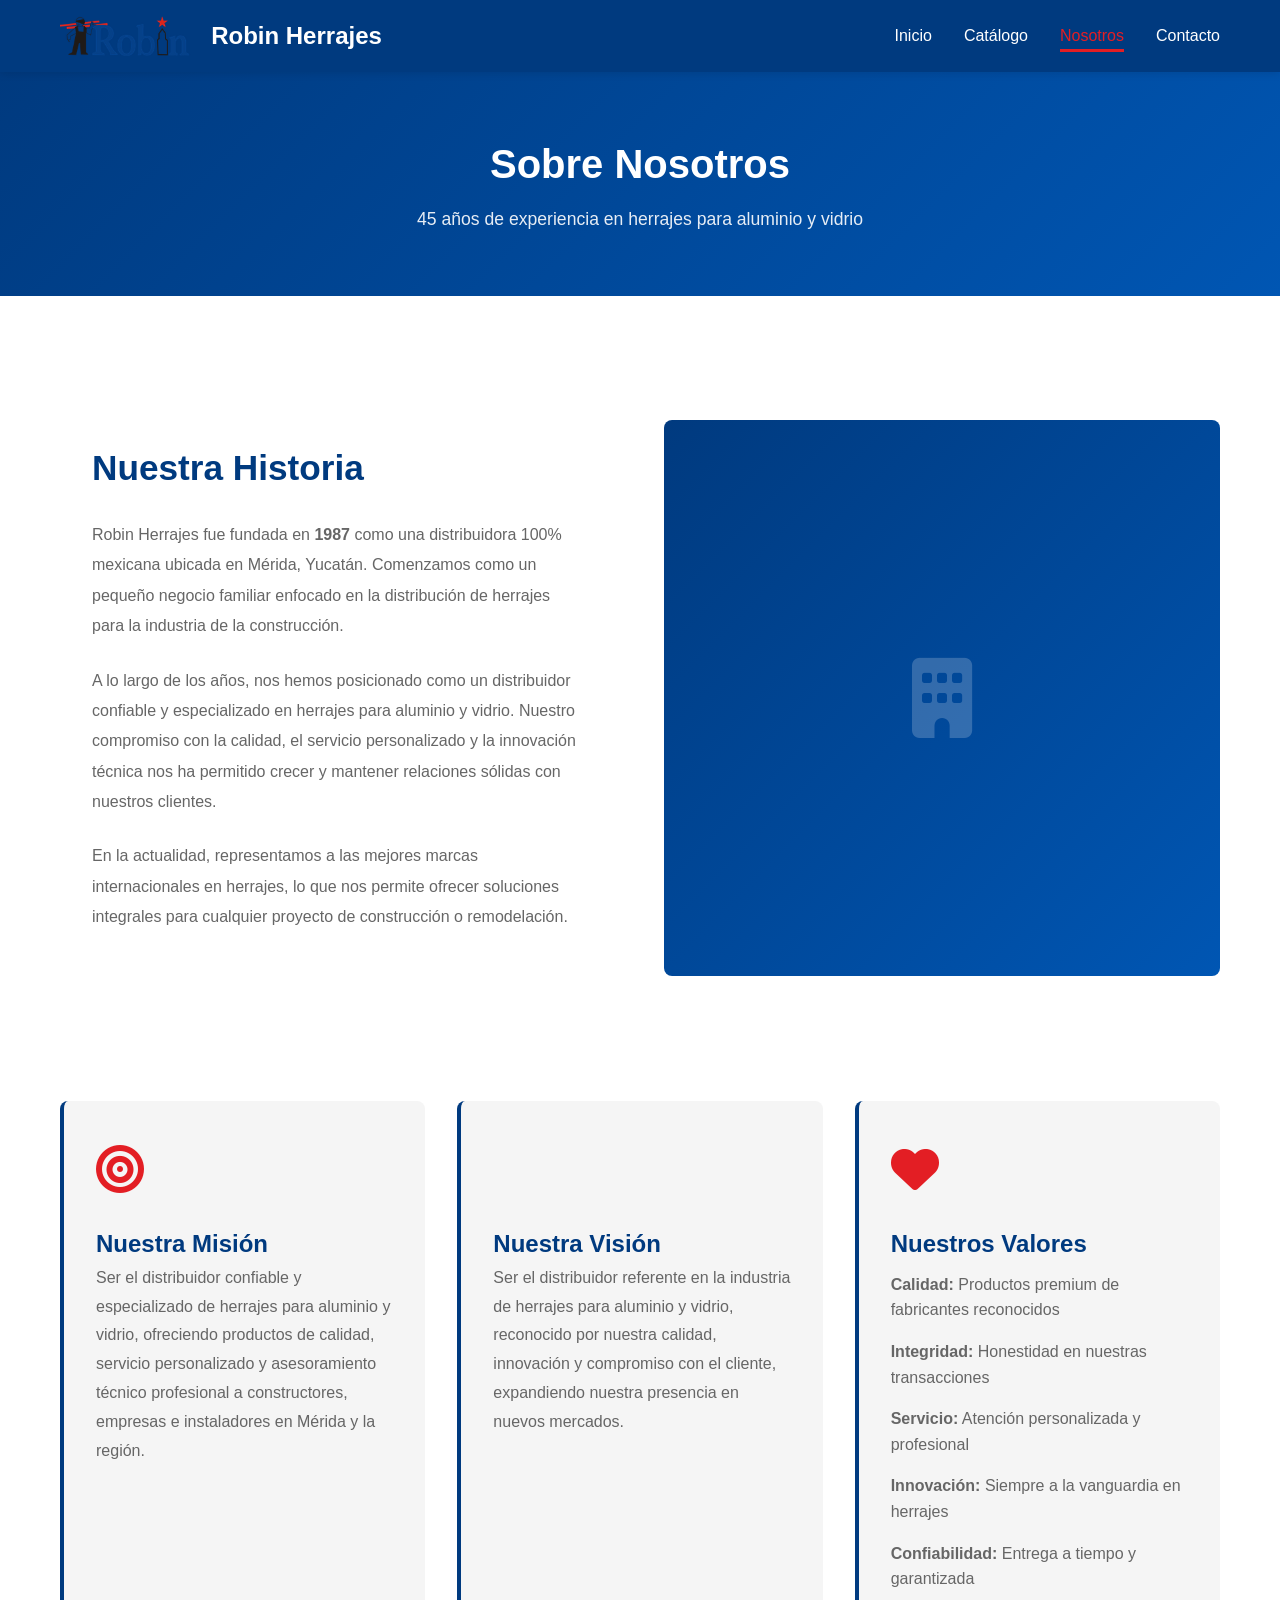
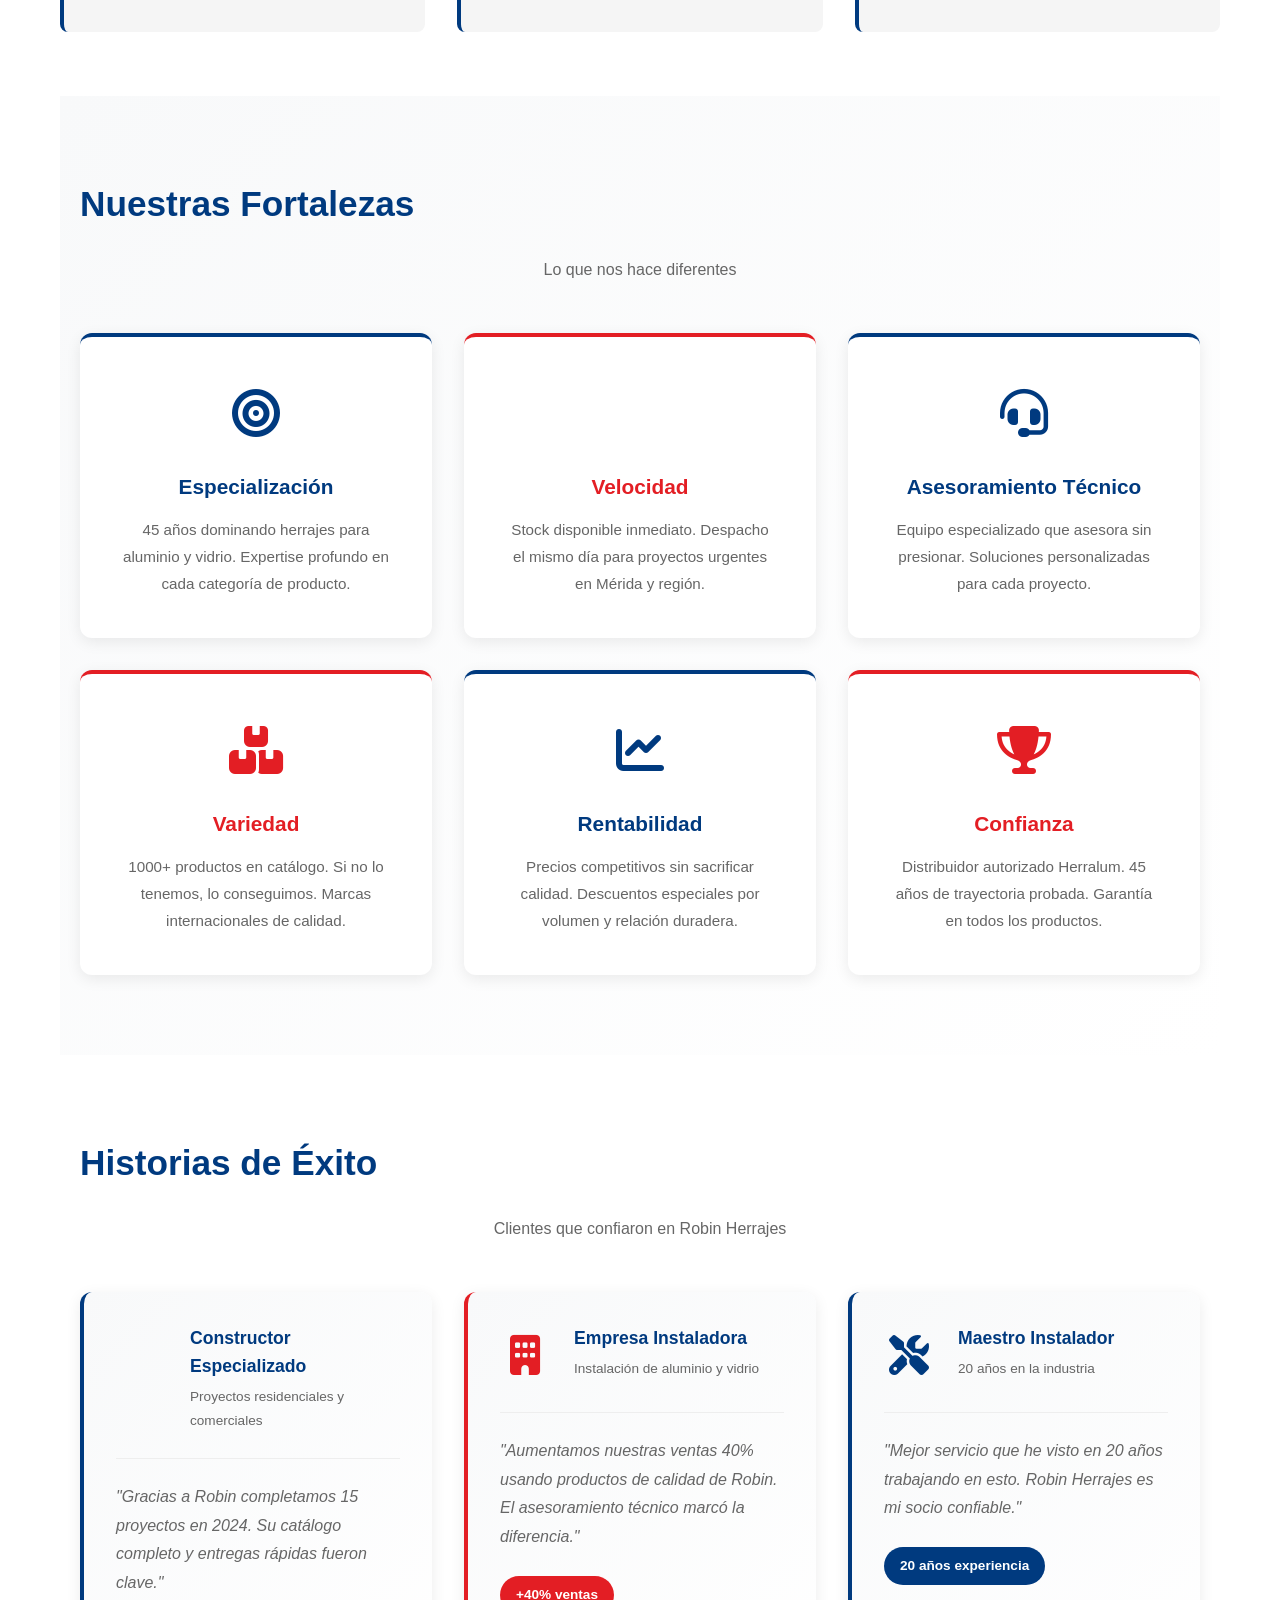
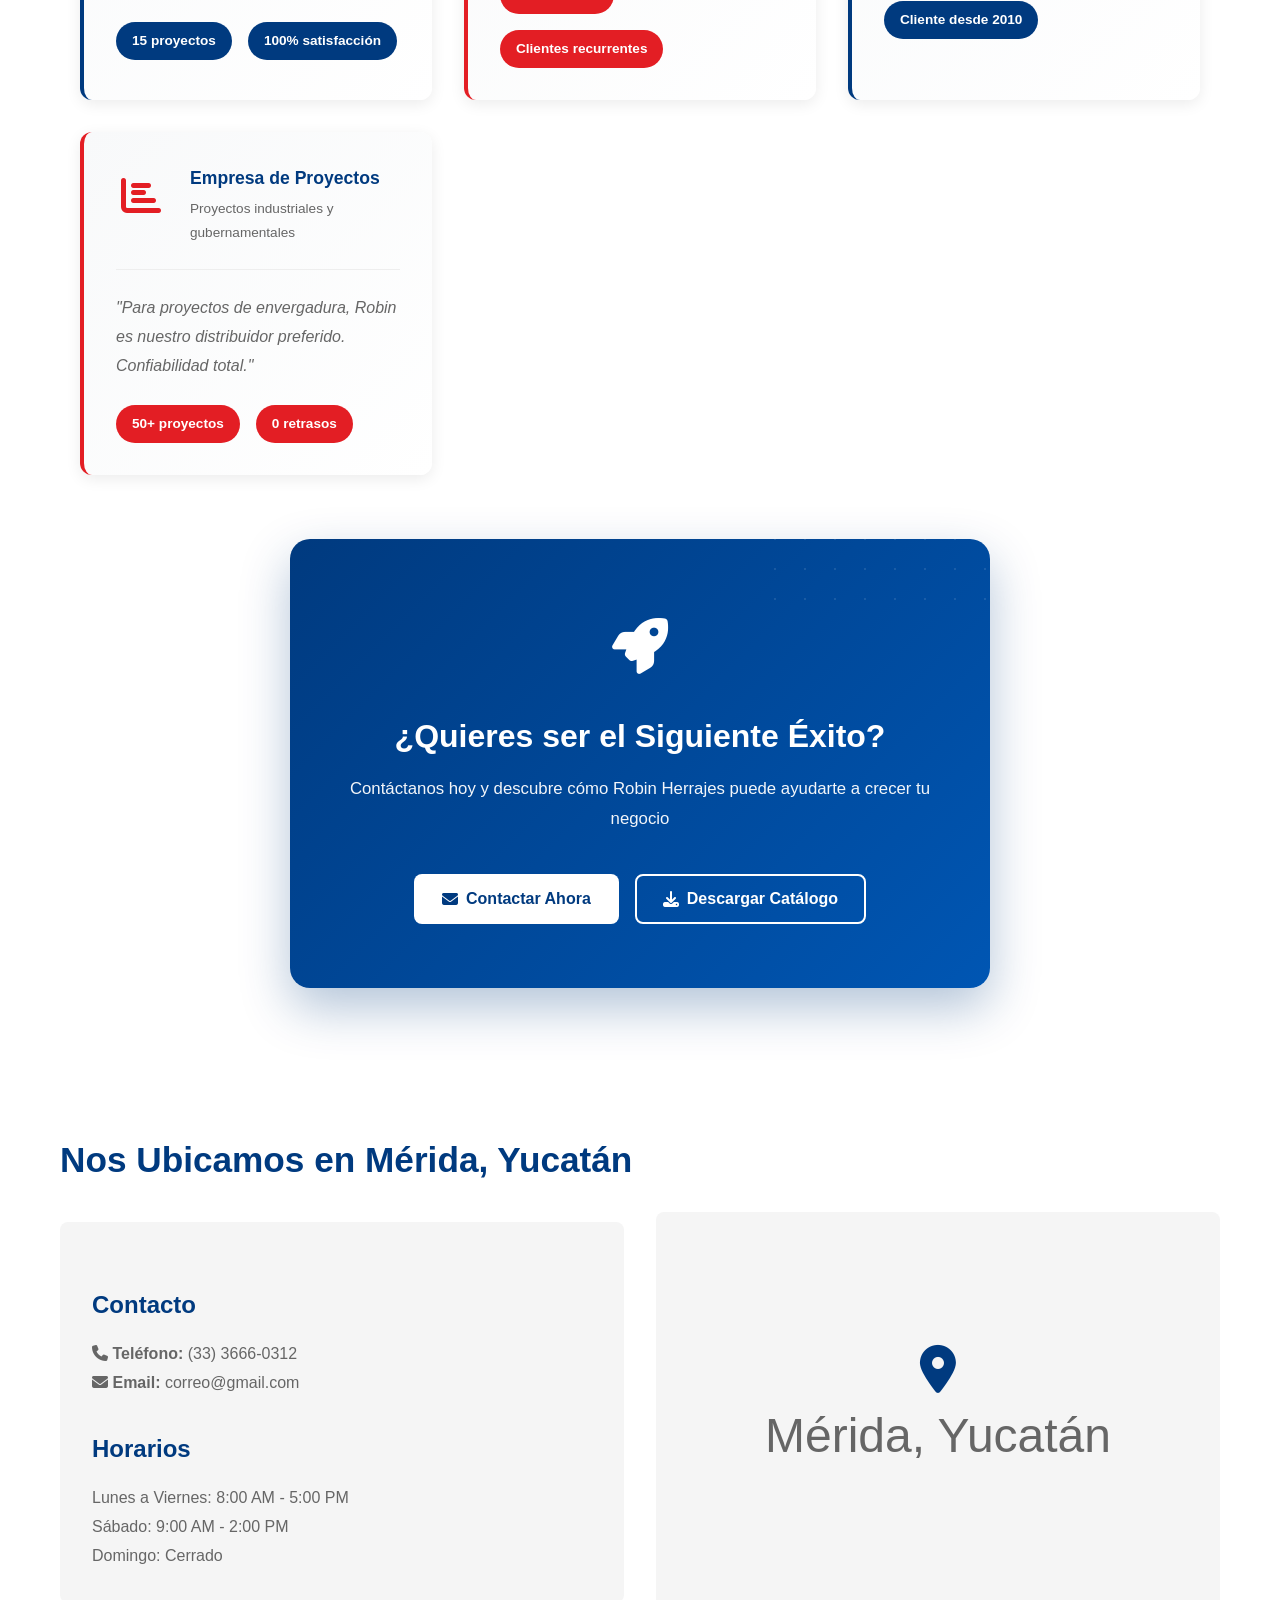
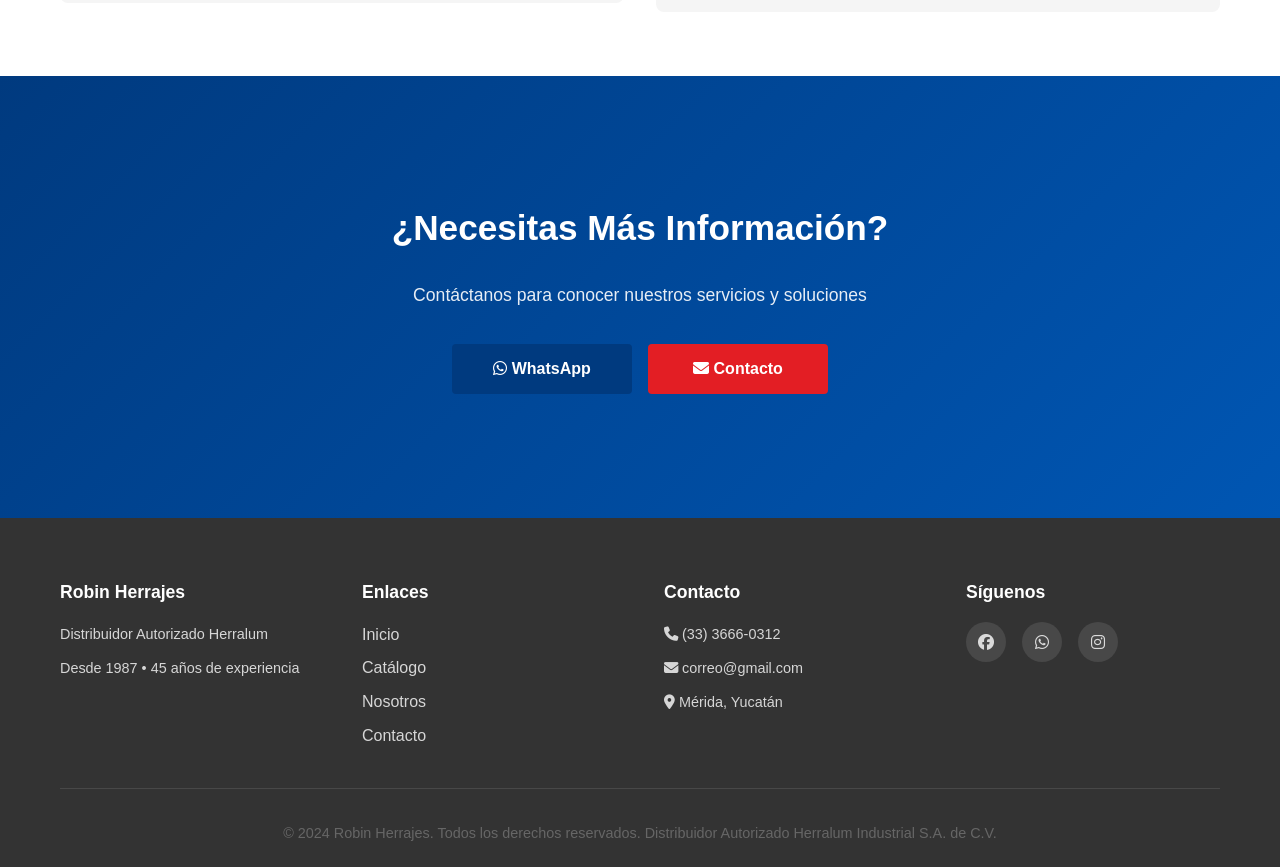
<file: sobre-nosotros.html>
<!DOCTYPE html>
<html lang="es">
<head>
    <meta charset="UTF-8">
    <meta name="viewport" content="width=device-width, initial-scale=1.0">
    <meta name="description" content="Sobre Robin Herrajes - Distribuidor autorizado Herralum con 45 años de experiencia">
    <title>Sobre Nosotros - Robin Herrajes</title>
    <link rel="stylesheet" href="css/estilos.css">
    <link rel="stylesheet" href="https://cdnjs.cloudflare.com/ajax/libs/font-awesome/6.4.0/css/all.min.css">
</head>
<body>

<!-- HEADER -->
<header class="header">
    <nav class="navbar">
        <div class="container">
            <div class="logo">
                <img src="img/logo.png" alt="Robin" style="height: 40px; margin-right: 10px;">
                <span>Robin Herrajes</span>
            </div>
            <ul class="nav-menu">
                <li><a href="index.html">Inicio</a></li>
                <li><a href="catalogo.html">Catálogo</a></li>
                <li><a href="sobre-nosotros.html" class="active">Nosotros</a></li>
                <li><a href="contacto.html">Contacto</a></li>
            </ul>
            <div class="hamburger">
                <span></span>
                <span></span>
                <span></span>
            </div>
        </div>
    </nav>
</header>

<!-- PAGE HEADER -->
<section class="page-header">
    <div class="container">
        <h1>Sobre Nosotros</h1>
        <p>45 años de experiencia en herrajes para aluminio y vidrio</p>
    </div>
</section>

<!-- MAIN CONTENT -->
<section class="about-section">
    <div class="container">
        
        <!-- HISTORIA -->
        <div class="about-card">
            <div class="about-content">
                <h2>Nuestra Historia</h2>
                <p>Robin Herrajes fue fundada en <strong>1987</strong> como una distribuidora 100% mexicana ubicada en Mérida, Yucatán. Comenzamos como un pequeño negocio familiar enfocado en la distribución de herrajes para la industria de la construcción.</p>
                
                <p>A lo largo de los años, nos hemos posicionado como un distribuidor confiable y especializado en herrajes para aluminio y vidrio. Nuestro compromiso con la calidad, el servicio personalizado y la innovación técnica nos ha permitido crecer y mantener relaciones sólidas con nuestros clientes.</p>

                <p>En la actualidad, representamos a las mejores marcas internacionales en herrajes, lo que nos permite ofrecer soluciones integrales para cualquier proyecto de construcción o remodelación.</p>
            </div>
            <div class="about-image">
                <div class="placeholder-about">
                    <i class="fas fa-building"></i>
                </div>
            </div>
        </div>

        <!-- MISIÓN, VISIÓN, VALORES -->
        <div class="mvv-section">
            <div class="mvv-card">
                <div class="mvv-icon">
                    <i class="fas fa-bullseye"></i>
                </div>
                <h3>Nuestra Misión</h3>
                <p>Ser el distribuidor confiable y especializado de herrajes para aluminio y vidrio, ofreciendo productos de calidad, servicio personalizado y asesoramiento técnico profesional a constructores, empresas e instaladores en Mérida y la región.</p>
            </div>

            <div class="mvv-card">
                <div class="mvv-icon">
                    <i class="fas fa-telescope"></i>
                </div>
                <h3>Nuestra Visión</h3>
                <p>Ser el distribuidor referente en la industria de herrajes para aluminio y vidrio, reconocido por nuestra calidad, innovación y compromiso con el cliente, expandiendo nuestra presencia en nuevos mercados.</p>
            </div>

            <div class="mvv-card">
                <div class="mvv-icon">
                    <i class="fas fa-heart"></i>
                </div>
                <h3>Nuestros Valores</h3>
                <ul>
                    <li><strong>Calidad:</strong> Productos premium de fabricantes reconocidos</li>
                    <li><strong>Integridad:</strong> Honestidad en nuestras transacciones</li>
                    <li><strong>Servicio:</strong> Atención personalizada y profesional</li>
                    <li><strong>Innovación:</strong> Siempre a la vanguardia en herrajes</li>
                    <li><strong>Confiabilidad:</strong> Entrega a tiempo y garantizada</li>
                </ul>
            </div>
        </div>

        <!-- NUESTRAS FORTALEZAS -->
        <div class="fortalezas-section">
            <h2>Nuestras Fortalezas</h2>
            <p class="section-subtitle">Lo que nos hace diferentes</p>
            
            <div class="fortalezas-grid">
                <div class="fortaleza-card">
                    <div class="fortaleza-icon">
                        <i class="fas fa-bullseye"></i>
                    </div>
                    <h3>Especialización</h3>
                    <p>45 años dominando herrajes para aluminio y vidrio. Expertise profundo en cada categoría de producto.</p>
                </div>

                <div class="fortaleza-card">
                    <div class="fortaleza-icon">
                        <i class="fas fa-lightning-bolt"></i>
                    </div>
                    <h3>Velocidad</h3>
                    <p>Stock disponible inmediato. Despacho el mismo día para proyectos urgentes en Mérida y región.</p>
                </div>

                <div class="fortaleza-card">
                    <div class="fortaleza-icon">
                        <i class="fas fa-headset"></i>
                    </div>
                    <h3>Asesoramiento Técnico</h3>
                    <p>Equipo especializado que asesora sin presionar. Soluciones personalizadas para cada proyecto.</p>
                </div>

                <div class="fortaleza-card">
                    <div class="fortaleza-icon">
                        <i class="fas fa-boxes"></i>
                    </div>
                    <h3>Variedad</h3>
                    <p>1000+ productos en catálogo. Si no lo tenemos, lo conseguimos. Marcas internacionales de calidad.</p>
                </div>

                <div class="fortaleza-card">
                    <div class="fortaleza-icon">
                        <i class="fas fa-chart-line"></i>
                    </div>
                    <h3>Rentabilidad</h3>
                    <p>Precios competitivos sin sacrificar calidad. Descuentos especiales por volumen y relación duradera.</p>
                </div>

                <div class="fortaleza-card">
                    <div class="fortaleza-icon">
                        <i class="fas fa-trophy"></i>
                    </div>
                    <h3>Confianza</h3>
                    <p>Distribuidor autorizado Herralum. 45 años de trayectoria probada. Garantía en todos los productos.</p>
                </div>
            </div>
        </div>

        <!-- HISTORIAS DE ÉXITO -->
        <div class="historias-section">
            <h2>Historias de Éxito</h2>
            <p class="section-subtitle">Clientes que confiaron en Robin Herrajes</p>
            
            <div class="historias-grid">
                <div class="historia-card">
                    <div class="historia-header">
                        <div class="historia-avatar">
                            <i class="fas fa-user-hard-hat"></i>
                        </div>
                        <div class="historia-info">
                            <h4>Constructor Especializado</h4>
                            <p class="historia-rol">Proyectos residenciales y comerciales</p>
                        </div>
                    </div>
                    <div class="historia-content">
                        <p class="historia-quote">"Gracias a Robin completamos 15 proyectos en 2024. Su catálogo completo y entregas rápidas fueron clave."</p>
                        <div class="historia-stats">
                            <span class="stat">15 proyectos</span>
                            <span class="stat">100% satisfacción</span>
                        </div>
                    </div>
                </div>

                <div class="historia-card">
                    <div class="historia-header">
                        <div class="historia-avatar">
                            <i class="fas fa-building"></i>
                        </div>
                        <div class="historia-info">
                            <h4>Empresa Instaladora</h4>
                            <p class="historia-rol">Instalación de aluminio y vidrio</p>
                        </div>
                    </div>
                    <div class="historia-content">
                        <p class="historia-quote">"Aumentamos nuestras ventas 40% usando productos de calidad de Robin. El asesoramiento técnico marcó la diferencia."</p>
                        <div class="historia-stats">
                            <span class="stat">+40% ventas</span>
                            <span class="stat">Clientes recurrentes</span>
                        </div>
                    </div>
                </div>

                <div class="historia-card">
                    <div class="historia-header">
                        <div class="historia-avatar">
                            <i class="fas fa-tools"></i>
                        </div>
                        <div class="historia-info">
                            <h4>Maestro Instalador</h4>
                            <p class="historia-rol">20 años en la industria</p>
                        </div>
                    </div>
                    <div class="historia-content">
                        <p class="historia-quote">"Mejor servicio que he visto en 20 años trabajando en esto. Robin Herrajes es mi socio confiable."</p>
                        <div class="historia-stats">
                            <span class="stat">20 años experiencia</span>
                            <span class="stat">Cliente desde 2010</span>
                        </div>
                    </div>
                </div>

                <div class="historia-card">
                    <div class="historia-header">
                        <div class="historia-avatar">
                            <i class="fas fa-chart-bar"></i>
                        </div>
                        <div class="historia-info">
                            <h4>Empresa de Proyectos</h4>
                            <p class="historia-rol">Proyectos industriales y gubernamentales</p>
                        </div>
                    </div>
                    <div class="historia-content">
                        <p class="historia-quote">"Para proyectos de envergadura, Robin es nuestro distribuidor preferido. Confiabilidad total."</p>
                        <div class="historia-stats">
                            <span class="stat">50+ proyectos</span>
                            <span class="stat">0 retrasos</span>
                        </div>
                    </div>
                </div>
            </div>

            <!-- CTA FINAL MEJORADO -->
            <div class="historias-cta-mejorada">
                <div class="cta-content">
                    <div class="cta-icon">
                        <i class="fas fa-rocket"></i>
                    </div>
                    <h3>¿Quieres ser el Siguiente Éxito?</h3>
                    <p>Contáctanos hoy y descubre cómo Robin Herrajes puede ayudarte a crecer tu negocio</p>
                    <div class="cta-buttons">
                        <a href="contacto.html" class="btn btn-white">
                            <i class="fas fa-envelope"></i> Contactar Ahora
                        </a>
                        <a href="catalogo.html" class="btn btn-white-outline">
                            <i class="fas fa-download"></i> Descargar Catálogo
                        </a>
                    </div>
                </div>
            </div>
        </div>

        <!-- UBICACIÓN -->
        <div class="ubicacion-section">
            <h2>Nos Ubicamos en Mérida, Yucatán</h2>
            <div class="ubicacion-content">
                <div class="ubicacion-info">
                    <h3>Contacto</h3>
                    <p><i class="fas fa-phone"></i> <strong>Teléfono:</strong> (33) 3666-0312</p>
                    <p><i class="fas fa-envelope"></i> <strong>Email:</strong> correo@gmail.com</p>
                    
                    <h3 style="margin-top: 2rem;">Horarios</h3>
                    <p>Lunes a Viernes: 8:00 AM - 5:00 PM</p>
                    <p>Sábado: 9:00 AM - 2:00 PM</p>
                    <p>Domingo: Cerrado</p>
                </div>
                <div class="ubicacion-map">
                    <div class="placeholder-map">
                        <i class="fas fa-map-marker-alt"></i>
                        <p>Mérida, Yucatán</p>
                    </div>
                </div>
            </div>
        </div>

    </div>
</section>

<!-- CTA -->
<section class="cta">
    <div class="container">
        <div class="cta-content">
            <h2>¿Necesitas Más Información?</h2>
            <p>Contáctanos para conocer nuestros servicios y soluciones</p>
            <div class="cta-buttons">
                <a href="https://wa.me/52" class="btn btn-primary">
                    <i class="fab fa-whatsapp"></i> WhatsApp
                </a>
                <a href="contacto.html" class="btn btn-secondary">
                    <i class="fas fa-envelope"></i> Contacto
                </a>
            </div>
        </div>
    </div>
</section>

<!-- FOOTER -->
<footer class="footer">
    <div class="container">
        <div class="footer-grid">
            <div class="footer-section">
                <h4>Robin Herrajes</h4>
                <p>Distribuidor Autorizado Herralum</p>
                <p class="footer-year">Desde 1987 • 45 años de experiencia</p>
            </div>

            <div class="footer-section">
                <h4>Enlaces</h4>
                <ul>
                    <li><a href="index.html">Inicio</a></li>
                    <li><a href="catalogo.html">Catálogo</a></li>
                    <li><a href="sobre-nosotros.html">Nosotros</a></li>
                    <li><a href="contacto.html">Contacto</a></li>
                </ul>
            </div>

            <div class="footer-section">
                <h4>Contacto</h4>
                <p><i class="fas fa-phone"></i> (33) 3666-0312</p>
                <p><i class="fas fa-envelope"></i> correo@gmail.com</p>
                <p><i class="fas fa-map-marker-alt"></i> Mérida, Yucatán</p>
            </div>

            <div class="footer-section">
                <h4>Síguenos</h4>
                <div class="social-links">
                    <a href="#" title="Facebook"><i class="fab fa-facebook"></i></a>
                    <a href="#" title="WhatsApp"><i class="fab fa-whatsapp"></i></a>
                    <a href="#" title="Instagram"><i class="fab fa-instagram"></i></a>
                </div>
            </div>
        </div>

        <div class="footer-bottom">
            <p>&copy; 2024 Robin Herrajes. Todos los derechos reservados. Distribuidor Autorizado Herralum Industrial S.A. de C.V.</p>
        </div>
    </div>
</footer>

<script src="js/main.js"></script>
</body>
</html>
</file>
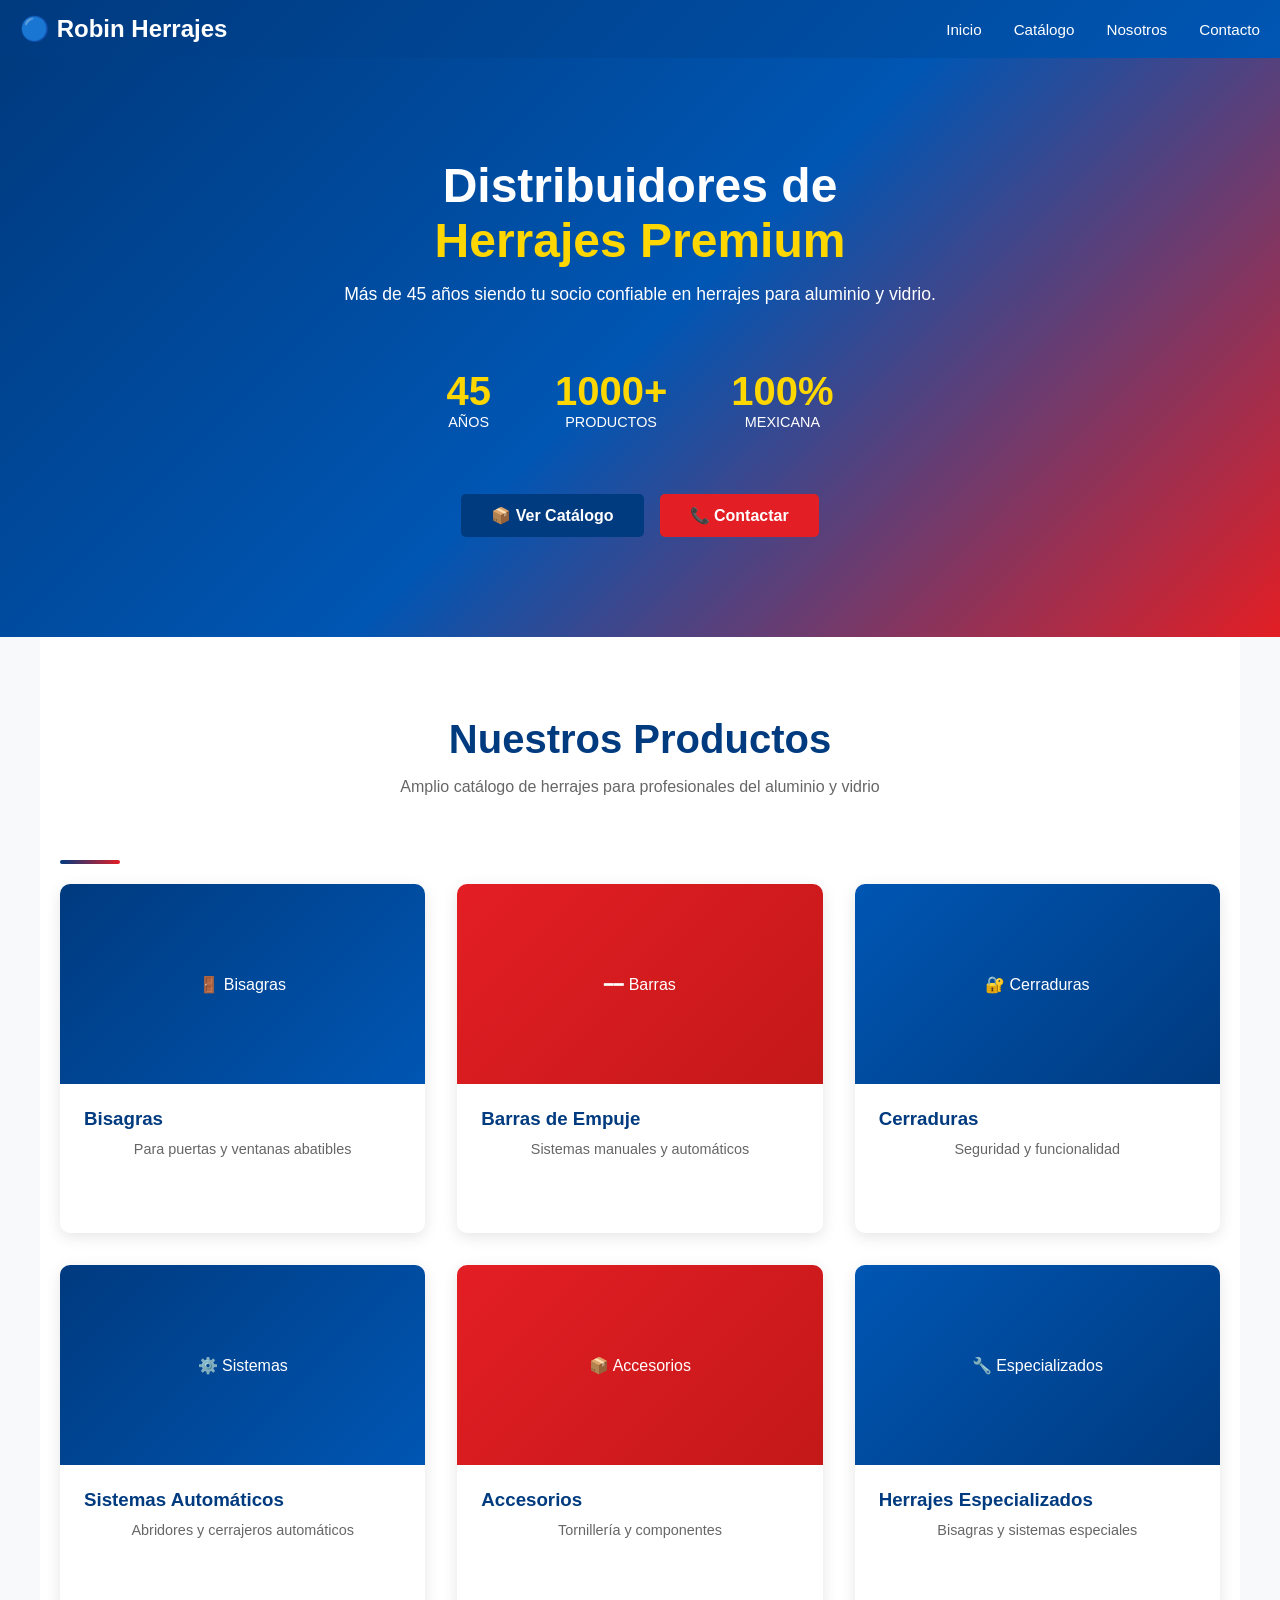
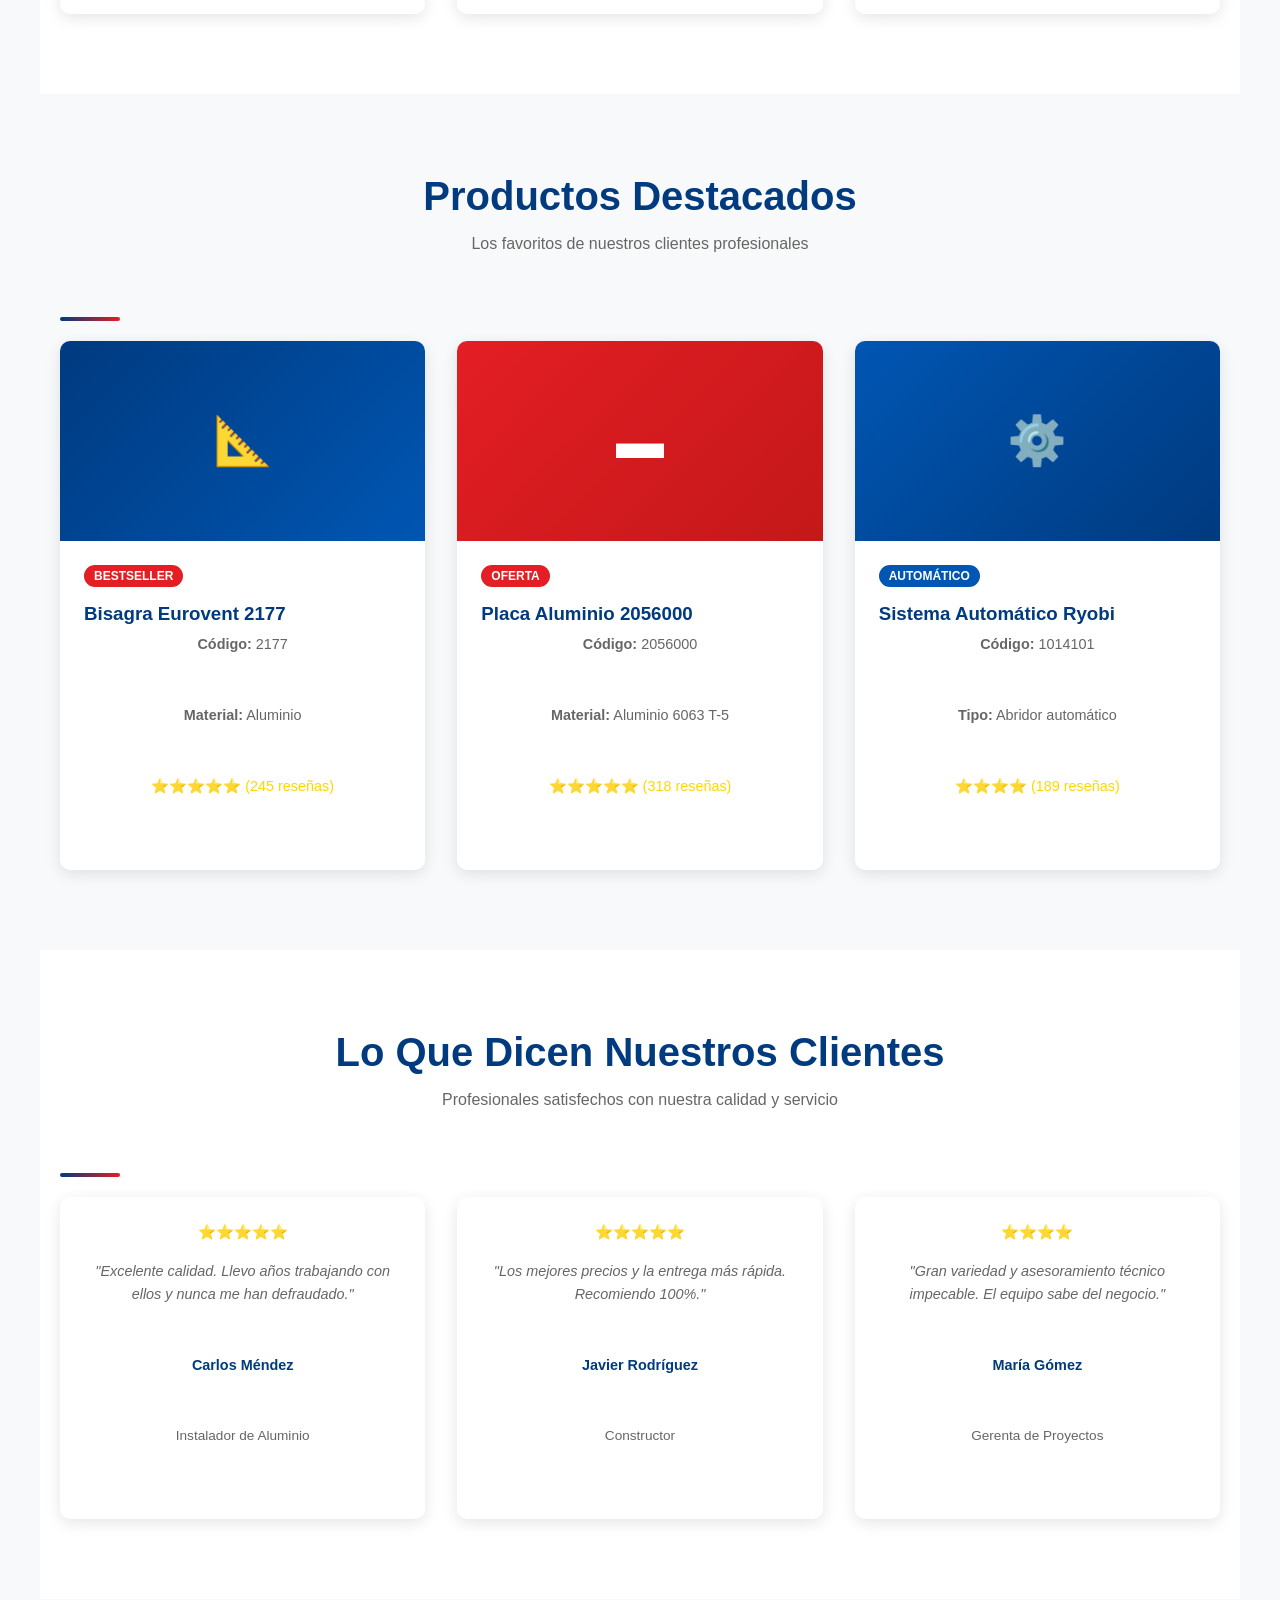
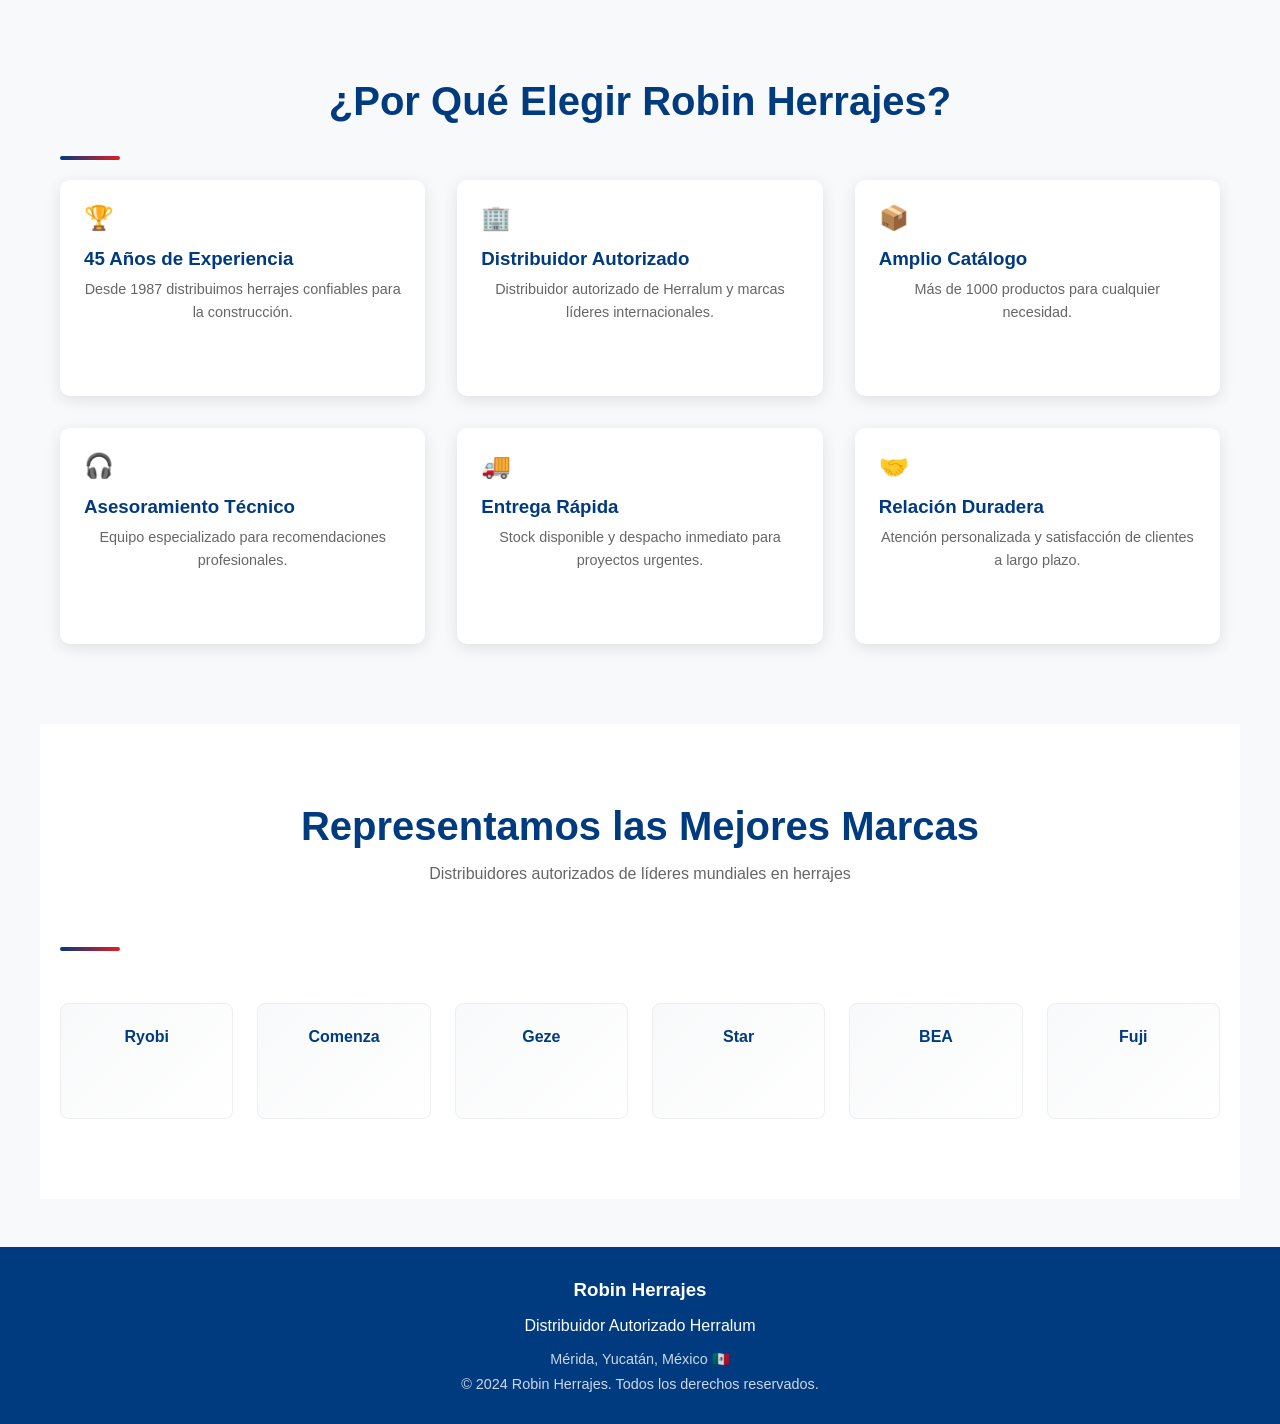
<file: VISTA-PREVIA.html>
<!DOCTYPE html>
<html lang="es">
<head>
    <meta charset="UTF-8">
    <meta name="viewport" content="width=device-width, initial-scale=1.0">
    <title>Vista Previa - Robin Herrajes Web</title>
    <style>
        * {
            margin: 0;
            padding: 0;
            box-sizing: border-box;
        }
        
        body {
            font-family: 'Segoe UI', Tahoma, Geneva, Verdana, sans-serif;
            background: #f8f9fa;
        }
        
        .header {
            background: linear-gradient(135deg, #003A7F 0%, #0056B3 100%);
            color: white;
            padding: 15px 20px;
            display: flex;
            justify-content: space-between;
            align-items: center;
        }
        
        .logo {
            font-size: 1.5rem;
            font-weight: bold;
        }
        
        .nav {
            display: flex;
            gap: 2rem;
        }
        
        .nav a {
            color: white;
            text-decoration: none;
            font-size: 0.95rem;
        }
        
        .hero {
            background: linear-gradient(135deg, #003A7F 0%, #0056B3 50%, #E31E24 100%);
            color: white;
            padding: 100px 20px;
            text-align: center;
            min-height: 500px;
            display: flex;
            align-items: center;
            justify-content: center;
            flex-direction: column;
        }
        
        .hero h1 {
            font-size: 3rem;
            margin-bottom: 1rem;
        }
        
        .hero .highlight {
            color: #FFD700;
        }
        
        .hero p {
            font-size: 1.1rem;
            margin-bottom: 2rem;
            max-width: 600px;
        }
        
        .stats {
            display: flex;
            justify-content: center;
            gap: 4rem;
            margin: 2rem 0;
        }
        
        .stat {
            text-align: center;
        }
        
        .stat-number {
            font-size: 2.5rem;
            color: #FFD700;
            font-weight: bold;
        }
        
        .stat-label {
            font-size: 0.9rem;
            text-transform: uppercase;
        }
        
        .buttons {
            display: flex;
            gap: 1rem;
            justify-content: center;
            flex-wrap: wrap;
            margin-top: 2rem;
        }
        
        .btn {
            padding: 12px 30px;
            border: none;
            border-radius: 5px;
            cursor: pointer;
            font-size: 1rem;
            font-weight: 600;
        }
        
        .btn-primary {
            background: #003A7F;
            color: white;
        }
        
        .btn-danger {
            background: #E31E24;
            color: white;
        }
        
        .section {
            padding: 80px 20px;
            max-width: 1200px;
            margin: 0 auto;
        }
        
        .section h2 {
            text-align: center;
            font-size: 2.5rem;
            color: #003A7F;
            margin-bottom: 1rem;
        }
        
        .section p {
            text-align: center;
            color: #666;
            margin-bottom: 3rem;
        }
        
        .grid {
            display: grid;
            grid-template-columns: repeat(auto-fit, minmax(300px, 1fr));
            gap: 2rem;
        }
        
        .card {
            background: white;
            border-radius: 10px;
            overflow: hidden;
            box-shadow: 0 4px 15px rgba(0, 0, 0, 0.1);
            transition: transform 0.3s ease;
        }
        
        .card:hover {
            transform: translateY(-10px);
        }
        
        .card-image {
            width: 100%;
            height: 200px;
            background: linear-gradient(135deg, #003A7F 0%, #0056B3 100%);
            display: flex;
            align-items: center;
            justify-content: center;
            color: white;
            font-size: 1rem;
        }
        
        .card-image.red {
            background: linear-gradient(135deg, #E31E24 0%, #c41819 100%);
        }
        
        .card-image.blue-dark {
            background: linear-gradient(135deg, #0056B3 0%, #003A7F 100%);
        }
        
        .card-body {
            padding: 1.5rem;
        }
        
        .card-body h3 {
            color: #003A7F;
            margin-bottom: 0.5rem;
        }
        
        .card-body p {
            color: #666;
            font-size: 0.9rem;
            line-height: 1.6;
        }
        
        .badge {
            display: inline-block;
            background: #E31E24;
            color: white;
            padding: 4px 10px;
            border-radius: 20px;
            font-size: 0.75rem;
            margin-bottom: 1rem;
            font-weight: bold;
        }
        
        .footer {
            background: #003A7F;
            color: white;
            text-align: center;
            padding: 2rem;
            margin-top: 3rem;
        }
        
        .decor {
            display: inline-block;
            width: 60px;
            height: 4px;
            background: linear-gradient(90deg, #003A7F, #E31E24);
            margin: 1rem 0;
            border-radius: 2px;
        }
        
        @media (max-width: 768px) {
            .hero h1 {
                font-size: 2rem;
            }
            
            .stats {
                gap: 2rem;
            }
            
            .nav {
                display: none;
            }
        }
    </style>
</head>
<body>

<!-- HEADER -->
<div class="header">
    <div class="logo">🔵 Robin Herrajes</div>
    <div class="nav">
        <a href="#">Inicio</a>
        <a href="#">Catálogo</a>
        <a href="#">Nosotros</a>
        <a href="#">Contacto</a>
    </div>
</div>

<!-- HERO -->
<div class="hero">
    <h1>Distribuidores de<br><span class="highlight">Herrajes Premium</span></h1>
    <p>Más de 45 años siendo tu socio confiable en herrajes para aluminio y vidrio.</p>
    
    <div class="stats">
        <div class="stat">
            <div class="stat-number">45</div>
            <div class="stat-label">años</div>
        </div>
        <div class="stat">
            <div class="stat-number">1000+</div>
            <div class="stat-label">productos</div>
        </div>
        <div class="stat">
            <div class="stat-number">100%</div>
            <div class="stat-label">mexicana</div>
        </div>
    </div>
    
    <div class="buttons">
        <button class="btn btn-primary">📦 Ver Catálogo</button>
        <button class="btn btn-danger">📞 Contactar</button>
    </div>
</div>

<!-- CATEGORÍAS -->
<div class="section" style="background: white;">
    <h2>Nuestros Productos</h2>
    <p>Amplio catálogo de herrajes para profesionales del aluminio y vidrio</p>
    <div class="decor"></div>
    
    <div class="grid">
        <div class="card">
            <div class="card-image">🚪 Bisagras</div>
            <div class="card-body">
                <h3>Bisagras</h3>
                <p>Para puertas y ventanas abatibles</p>
            </div>
        </div>
        
        <div class="card">
            <div class="card-image red">━━ Barras</div>
            <div class="card-body">
                <h3>Barras de Empuje</h3>
                <p>Sistemas manuales y automáticos</p>
            </div>
        </div>
        
        <div class="card">
            <div class="card-image blue-dark">🔐 Cerraduras</div>
            <div class="card-body">
                <h3>Cerraduras</h3>
                <p>Seguridad y funcionalidad</p>
            </div>
        </div>
        
        <div class="card">
            <div class="card-image">⚙️ Sistemas</div>
            <div class="card-body">
                <h3>Sistemas Automáticos</h3>
                <p>Abridores y cerrajeros automáticos</p>
            </div>
        </div>
        
        <div class="card">
            <div class="card-image red">📦 Accesorios</div>
            <div class="card-body">
                <h3>Accesorios</h3>
                <p>Tornillería y componentes</p>
            </div>
        </div>
        
        <div class="card">
            <div class="card-image blue-dark">🔧 Especializados</div>
            <div class="card-body">
                <h3>Herrajes Especializados</h3>
                <p>Bisagras y sistemas especiales</p>
            </div>
        </div>
    </div>
</div>

<!-- PRODUCTOS DESTACADOS -->
<div class="section">
    <h2>Productos Destacados</h2>
    <p>Los favoritos de nuestros clientes profesionales</p>
    <div class="decor"></div>
    
    <div class="grid">
        <div class="card">
            <div class="card-image" style="background: linear-gradient(135deg, #003A7F 0%, #0056B3 100%); font-size: 3rem;">📐</div>
            <div class="card-body">
                <span class="badge">BESTSELLER</span>
                <h3>Bisagra Eurovent 2177</h3>
                <p><strong>Código:</strong> 2177</p>
                <p><strong>Material:</strong> Aluminio</p>
                <p style="margin-top: 1rem; color: #FFD700;">⭐⭐⭐⭐⭐ (245 reseñas)</p>
            </div>
        </div>
        
        <div class="card">
            <div class="card-image red" style="font-size: 3rem;">▬</div>
            <div class="card-body">
                <span class="badge">OFERTA</span>
                <h3>Placa Aluminio 2056000</h3>
                <p><strong>Código:</strong> 2056000</p>
                <p><strong>Material:</strong> Aluminio 6063 T-5</p>
                <p style="margin-top: 1rem; color: #FFD700;">⭐⭐⭐⭐⭐ (318 reseñas)</p>
            </div>
        </div>
        
        <div class="card">
            <div class="card-image blue-dark" style="font-size: 3rem;">⚙️</div>
            <div class="card-body">
                <span class="badge" style="background: #0056B3;">AUTOMÁTICO</span>
                <h3>Sistema Automático Ryobi</h3>
                <p><strong>Código:</strong> 1014101</p>
                <p><strong>Tipo:</strong> Abridor automático</p>
                <p style="margin-top: 1rem; color: #FFD700;">⭐⭐⭐⭐ (189 reseñas)</p>
            </div>
        </div>
    </div>
</div>

<!-- TESTIMONIOS -->
<div class="section" style="background: white;">
    <h2>Lo Que Dicen Nuestros Clientes</h2>
    <p>Profesionales satisfechos con nuestra calidad y servicio</p>
    <div class="decor"></div>
    
    <div class="grid">
        <div class="card">
            <div class="card-body">
                <p style="color: #FFD700; margin-bottom: 1rem;">⭐⭐⭐⭐⭐</p>
                <p><em>"Excelente calidad. Llevo años trabajando con ellos y nunca me han defraudado."</em></p>
                <p style="margin-top: 1rem; font-weight: bold; color: #003A7F;">Carlos Méndez</p>
                <p style="font-size: 0.85rem; color: #666;">Instalador de Aluminio</p>
            </div>
        </div>
        
        <div class="card">
            <div class="card-body">
                <p style="color: #FFD700; margin-bottom: 1rem;">⭐⭐⭐⭐⭐</p>
                <p><em>"Los mejores precios y la entrega más rápida. Recomiendo 100%."</em></p>
                <p style="margin-top: 1rem; font-weight: bold; color: #003A7F;">Javier Rodríguez</p>
                <p style="font-size: 0.85rem; color: #666;">Constructor</p>
            </div>
        </div>
        
        <div class="card">
            <div class="card-body">
                <p style="color: #FFD700; margin-bottom: 1rem;">⭐⭐⭐⭐</p>
                <p><em>"Gran variedad y asesoramiento técnico impecable. El equipo sabe del negocio."</em></p>
                <p style="margin-top: 1rem; font-weight: bold; color: #003A7F;">María Gómez</p>
                <p style="font-size: 0.85rem; color: #666;">Gerenta de Proyectos</p>
            </div>
        </div>
    </div>
</div>

<!-- POR QUÉ ELEGIR -->
<div class="section">
    <h2>¿Por Qué Elegir Robin Herrajes?</h2>
    <div class="decor"></div>
    
    <div class="grid">
        <div class="card">
            <div class="card-body">
                <h3 style="font-size: 1.5rem; margin-bottom: 1rem;">🏆</h3>
                <h3>45 Años de Experiencia</h3>
                <p>Desde 1987 distribuimos herrajes confiables para la construcción.</p>
            </div>
        </div>
        
        <div class="card">
            <div class="card-body">
                <h3 style="font-size: 1.5rem; margin-bottom: 1rem;">🏢</h3>
                <h3>Distribuidor Autorizado</h3>
                <p>Distribuidor autorizado de Herralum y marcas líderes internacionales.</p>
            </div>
        </div>
        
        <div class="card">
            <div class="card-body">
                <h3 style="font-size: 1.5rem; margin-bottom: 1rem;">📦</h3>
                <h3>Amplio Catálogo</h3>
                <p>Más de 1000 productos para cualquier necesidad.</p>
            </div>
        </div>
        
        <div class="card">
            <div class="card-body">
                <h3 style="font-size: 1.5rem; margin-bottom: 1rem;">🎧</h3>
                <h3>Asesoramiento Técnico</h3>
                <p>Equipo especializado para recomendaciones profesionales.</p>
            </div>
        </div>
        
        <div class="card">
            <div class="card-body">
                <h3 style="font-size: 1.5rem; margin-bottom: 1rem;">🚚</h3>
                <h3>Entrega Rápida</h3>
                <p>Stock disponible y despacho inmediato para proyectos urgentes.</p>
            </div>
        </div>
        
        <div class="card">
            <div class="card-body">
                <h3 style="font-size: 1.5rem; margin-bottom: 1rem;">🤝</h3>
                <h3>Relación Duradera</h3>
                <p>Atención personalizada y satisfacción de clientes a largo plazo.</p>
            </div>
        </div>
    </div>
</div>

<!-- MARCAS -->
<div class="section" style="background: white;">
    <h2>Representamos las Mejores Marcas</h2>
    <p>Distribuidores autorizados de líderes mundiales en herrajes</p>
    <div class="decor"></div>
    
    <div style="display: grid; grid-template-columns: repeat(auto-fit, minmax(150px, 1fr)); gap: 1.5rem; margin-top: 2rem;">
        <div style="background: linear-gradient(135deg, #f8f9fa, #ffffff); border: 1px solid #eee; padding: 1.5rem; text-align: center; border-radius: 8px;">
            <p style="font-weight: 600; color: #003A7F;">Ryobi</p>
        </div>
        <div style="background: linear-gradient(135deg, #f8f9fa, #ffffff); border: 1px solid #eee; padding: 1.5rem; text-align: center; border-radius: 8px;">
            <p style="font-weight: 600; color: #003A7F;">Comenza</p>
        </div>
        <div style="background: linear-gradient(135deg, #f8f9fa, #ffffff); border: 1px solid #eee; padding: 1.5rem; text-align: center; border-radius: 8px;">
            <p style="font-weight: 600; color: #003A7F;">Geze</p>
        </div>
        <div style="background: linear-gradient(135deg, #f8f9fa, #ffffff); border: 1px solid #eee; padding: 1.5rem; text-align: center; border-radius: 8px;">
            <p style="font-weight: 600; color: #003A7F;">Star</p>
        </div>
        <div style="background: linear-gradient(135deg, #f8f9fa, #ffffff); border: 1px solid #eee; padding: 1.5rem; text-align: center; border-radius: 8px;">
            <p style="font-weight: 600; color: #003A7F;">BEA</p>
        </div>
        <div style="background: linear-gradient(135deg, #f8f9fa, #ffffff); border: 1px solid #eee; padding: 1.5rem; text-align: center; border-radius: 8px;">
            <p style="font-weight: 600; color: #003A7F;">Fuji</p>
        </div>
    </div>
</div>

<!-- FOOTER -->
<div class="footer">
    <h3>Robin Herrajes</h3>
    <p style="margin-top: 1rem;">Distribuidor Autorizado Herralum</p>
    <p style="font-size: 0.9rem; margin-top: 1rem; opacity: 0.8;">Mérida, Yucatán, México 🇲🇽</p>
    <p style="font-size: 0.9rem; margin-top: 0.5rem; opacity: 0.8;">© 2024 Robin Herrajes. Todos los derechos reservados.</p>
</div>

</body>
</html>
</file>
<file: css/estilos.css>
/* ================================================
   ROBIN HERRAJES - ESTILOS PRINCIPALES
   ================================================ */

/* VARIABLES DE COLOR */
:root {
    --azul-principal: #003A7F;
    --azul-secundario: #0056B3;
    --rojo: #E31E24;
    --blanco: #FFFFFF;
    --gris-claro: #F5F5F5;
    --gris-medio: #E8E8E8;
    --gris-oscuro: #333333;
    --gris-texto: #666666;
    --verde-whatsapp: #25D366;
    
    --transicion: 0.3s ease;
}

/* RESET Y BASE */
* {
    margin: 0;
    padding: 0;
    box-sizing: border-box;
}

html {
    scroll-behavior: smooth;
}

body {
    font-family: 'Open Sans', 'Segoe UI', Tahoma, Geneva, Verdana, sans-serif;
    line-height: 1.6;
    color: var(--gris-oscuro);
    background-color: var(--blanco);
}

a {
    text-decoration: none;
    color: inherit;
}

.container {
    max-width: 1200px;
    margin: 0 auto;
    padding: 0 20px;
}

/* TIPOGRAFÍA */
h1 {
    font-size: 3rem;
    font-weight: 700;
    color: var(--azul-principal);
    margin-bottom: 1rem;
}

h2 {
    font-size: 2.2rem;
    font-weight: 700;
    color: var(--azul-principal);
    margin-bottom: 1.5rem;
}

h3 {
    font-size: 1.5rem;
    font-weight: 600;
    color: var(--azul-principal);
}

h4 {
    font-size: 1.1rem;
    font-weight: 600;
    color: var(--azul-principal);
}

p {
    color: var(--gris-texto);
    line-height: 1.8;
}

/* BOTONES */
.btn {
    display: inline-block;
    padding: 12px 28px;
    border-radius: 4px;
    font-weight: 600;
    cursor: pointer;
    transition: all var(--transicion);
    text-align: center;
    border: none;
    font-size: 1rem;
}

.btn-primary {
    background-color: var(--azul-principal);
    color: var(--blanco);
}

.btn-primary:hover {
    background-color: var(--azul-secundario);
    transform: translateY(-2px);
    box-shadow: 0 4px 12px rgba(0, 58, 127, 0.3);
}

.btn-secondary {
    background-color: var(--rojo);
    color: var(--blanco);
}

.btn-secondary:hover {
    background-color: #c41819;
    transform: translateY(-2px);
    box-shadow: 0 4px 12px rgba(227, 30, 36, 0.3);
}

.btn-large {
    padding: 14px 40px;
    font-size: 1.1rem;
    width: 100%;
}

.btn-info {
    background-color: var(--azul-principal);
    color: var(--blanco);
    padding: 8px 16px;
    font-size: 0.9rem;
    margin-top: 0.5rem;
    width: 100%;
}

.btn-info:hover {
    background-color: var(--azul-secundario);
}

.btn-cotizar {
    background-color: var(--verde-whatsapp);
    color: var(--blanco);
    padding: 8px 16px;
    font-size: 0.9rem;
    margin-top: 0.5rem;
    width: 100%;
}

.btn-cotizar:hover {
    background-color: #1ead4f;
}

.btn-limpiar {
    background-color: var(--gris-claro);
    color: var(--gris-oscuro);
    border: 1px solid var(--gris-medio);
    padding: 10px 20px;
    border-radius: 4px;
    cursor: pointer;
    transition: all var(--transicion);
    width: 100%;
}

.btn-limpiar:hover {
    background-color: var(--gris-medio);
}

.text-center {
    text-align: center;
}

/* ================================================
   HEADER Y NAVEGACIÓN
   ================================================ */

.header {
    background-color: var(--azul-principal);
    color: var(--blanco);
    position: sticky;
    top: 0;
    z-index: 1000;
    box-shadow: 0 2px 8px rgba(0, 0, 0, 0.1);
}

.navbar {
    padding: 1rem 0;
}

.navbar .container {
    display: flex;
    justify-content: space-between;
    align-items: center;
}

.logo {
    font-size: 1.5rem;
    font-weight: 700;
    display: flex;
    align-items: center;
    gap: 10px;
}

.logo i {
    font-size: 2rem;
}

.nav-menu {
    display: flex;
    list-style: none;
    gap: 2rem;
}

.nav-menu a {
    color: var(--blanco);
    font-weight: 500;
    transition: color var(--transicion);
    position: relative;
}

.nav-menu a:hover,
.nav-menu a.active {
    color: var(--rojo);
}

.nav-menu a.active::after {
    content: '';
    position: absolute;
    bottom: -8px;
    left: 0;
    right: 0;
    height: 3px;
    background-color: var(--rojo);
}

.hamburger {
    display: none;
    flex-direction: column;
    cursor: pointer;
}

.hamburger span {
    width: 25px;
    height: 3px;
    background-color: var(--blanco);
    margin: 5px 0;
    transition: all var(--transicion);
}

/* ================================================
   HERO SECTION
   ================================================ */

.hero {
    background: linear-gradient(135deg, var(--azul-principal), var(--azul-secundario));
    color: var(--blanco);
    padding: 100px 20px;
    text-align: center;
    position: relative;
    overflow: hidden;
    min-height: 500px;
    display: flex;
    align-items: center;
    justify-content: center;
}

.hero-overlay {
    position: absolute;
    top: 0;
    left: 0;
    right: 0;
    bottom: 0;
    background: url("data:image/svg+xml,%3Csvg width='60' height='60' viewBox='0 0 60 60' xmlns='http://www.w3.org/2000/svg'%3E%3Cg fill='none' fill-rule='evenodd'%3E%3Cg fill='%23FFFFFF' fill-opacity='0.05'%3E%3Cpath d='M36 34v-4h-2v4h-4v2h4v4h2v-4h4v-2h-4zm0-30V0h-2v4h-4v2h4v4h2V6h4V4h-4zM6 34v-4H4v4H0v2h4v4h2v-4h4v-2H6zM6 4V0H4v4H0v2h4v4h2V6h4V4H6z'/%3E%3C/g%3E%3C/g%3E%3C/svg%3E");
    opacity: 0.1;
}

.hero-content {
    position: relative;
    z-index: 1;
    max-width: 800px;
}

.hero h1 {
    color: var(--blanco);
    font-size: 3.5rem;
    margin-bottom: 1rem;
}

.hero p {
    color: rgba(255, 255, 255, 0.9);
    font-size: 1.3rem;
    margin-bottom: 2rem;
}

.hero-buttons {
    display: flex;
    gap: 1rem;
    justify-content: center;
    flex-wrap: wrap;
}

.hero-buttons .btn {
    transform: translateY(0);
}

/* ================================================
   PAGE HEADER
   ================================================ */

.page-header {
    background: linear-gradient(135deg, var(--azul-principal), var(--azul-secundario));
    color: var(--blanco);
    padding: 60px 20px;
    text-align: center;
}

.page-header h1 {
    color: var(--blanco);
    font-size: 2.5rem;
    margin-bottom: 0.5rem;
}

.page-header p {
    color: rgba(255, 255, 255, 0.9);
    font-size: 1.1rem;
}

/* ================================================
   CATEGORÍAS
   ================================================ */

.categorias {
    padding: 80px 20px;
    background-color: var(--gris-claro);
}

.categorias h2 {
    text-align: center;
}

.categorias .subtitle {
    text-align: center;
    font-size: 1.1rem;
    color: var(--gris-texto);
    margin-bottom: 3rem;
    max-width: 600px;
    margin-left: auto;
    margin-right: auto;
}

.categorias-grid {
    display: grid;
    grid-template-columns: repeat(auto-fit, minmax(200px, 1fr));
    gap: 2rem;
}

.categoria-card {
    background-color: var(--blanco);
    padding: 2rem;
    border-radius: 8px;
    text-align: center;
    transition: all var(--transicion);
    box-shadow: 0 2px 8px rgba(0, 0, 0, 0.1);
    cursor: pointer;
}

.categoria-card:hover {
    transform: translateY(-5px);
    box-shadow: 0 8px 16px rgba(0, 58, 127, 0.15);
}

.categoria-icon {
    font-size: 3rem;
    color: var(--azul-principal);
    margin-bottom: 1rem;
}

.categoria-card h3 {
    margin-bottom: 0.5rem;
}

.categoria-card p {
    font-size: 0.9rem;
    color: var(--gris-texto);
}

/* ================================================
   PRODUCTOS
   ================================================ */

.productos-destacados {
    padding: 80px 20px;
}

.productos-grid {
    display: grid;
    grid-template-columns: repeat(auto-fill, minmax(280px, 1fr));
    gap: 2rem;
    margin-bottom: 3rem;
}

.producto-card {
    background-color: var(--blanco);
    border: 1px solid var(--gris-medio);
    border-radius: 8px;
    overflow: hidden;
    transition: all var(--transicion);
    box-shadow: 0 2px 8px rgba(0, 0, 0, 0.08);
}

.producto-card:hover {
    transform: translateY(-5px);
    box-shadow: 0 8px 16px rgba(0, 0, 0, 0.15);
}

.producto-imagen {
    width: 100%;
    height: 200px;
    overflow: hidden;
    background-color: var(--gris-claro);
}

.placeholder-img {
    width: 100%;
    height: 100%;
    display: flex;
    align-items: center;
    justify-content: center;
    font-size: 3rem;
    color: rgba(255, 255, 255, 0.3);
}

.producto-info {
    padding: 1.5rem;
}

.producto-info .codigo {
    color: var(--azul-principal);
    font-weight: 700;
    font-size: 0.9rem;
    margin-bottom: 0.5rem;
}

.producto-info h4 {
    margin-bottom: 1rem;
    font-size: 1rem;
}

.especificacion {
    font-size: 0.85rem;
    color: var(--gris-texto);
    margin-bottom: 0.5rem;
}

/* ================================================
   ABOUT PREVIEW
   ================================================ */

.about-preview {
    padding: 80px 20px;
    background-color: var(--gris-claro);
}

.about-grid {
    display: grid;
    grid-template-columns: 1fr 1fr;
    gap: 3rem;
    align-items: center;
}

.about-content {
    padding: 2rem;
}

.about-content p {
    margin-bottom: 1.5rem;
    line-height: 1.9;
}

.stats {
    display: flex;
    gap: 2rem;
    margin: 2rem 0;
}

.stat-item {
    text-align: center;
}

.stat-item h3 {
    font-size: 2.5rem;
    color: var(--rojo);
}

.stat-item p {
    color: var(--gris-texto);
    font-weight: 500;
}

.about-image {
    display: flex;
    align-items: center;
    justify-content: center;
}

.placeholder-about {
    width: 100%;
    aspect-ratio: 1;
    display: flex;
    align-items: center;
    justify-content: center;
    background: linear-gradient(135deg, var(--azul-principal), var(--azul-secundario));
    border-radius: 8px;
    font-size: 5rem;
    color: rgba(255, 255, 255, 0.2);
}

/* ================================================
   MARCAS
   ================================================ */

.marcas {
    padding: 80px 20px;
}

.marcas h2 {
    text-align: center;
}

.marcas .subtitle {
    text-align: center;
    margin-bottom: 3rem;
}

.marcas-grid {
    display: grid;
    grid-template-columns: repeat(auto-fit, minmax(150px, 1fr));
    gap: 2rem;
}

.marca-item {
    background-color: var(--gris-claro);
    padding: 2rem;
    text-align: center;
    border-radius: 8px;
    border: 1px solid var(--gris-medio);
    transition: all var(--transicion);
}

.marca-item:hover {
    background-color: var(--azul-principal);
    color: var(--blanco);
    transform: scale(1.05);
}

.marca-item span {
    font-weight: 600;
}

.marcas-list {
    display: flex;
    flex-wrap: wrap;
    gap: 1rem;
    justify-content: center;
}

.marca-badge {
    background-color: var(--azul-principal);
    color: var(--blanco);
    padding: 8px 16px;
    border-radius: 20px;
    font-size: 0.9rem;
    font-weight: 500;
}

/* ================================================
   CTA SECTION
   ================================================ */

.cta {
    background: linear-gradient(135deg, var(--azul-principal), var(--azul-secundario));
    color: var(--blanco);
    padding: 60px 20px;
    text-align: center;
}

.cta-content h2 {
    color: var(--blanco);
}

.cta-content p {
    color: rgba(255, 255, 255, 0.9);
    font-size: 1.1rem;
    margin-bottom: 2rem;
}

.cta-buttons {
    display: flex;
    gap: 1rem;
    justify-content: center;
    flex-wrap: wrap;
}

.cta .btn {
    min-width: 180px;
}

/* ================================================
   FOOTER
   ================================================ */

.footer {
    background-color: var(--gris-oscuro);
    color: var(--blanco);
    padding: 60px 20px 20px;
}

.footer-grid {
    display: grid;
    grid-template-columns: repeat(auto-fit, minmax(250px, 1fr));
    gap: 3rem;
    margin-bottom: 2rem;
}

.footer-section h4 {
    color: var(--blanco);
    margin-bottom: 1rem;
}

.footer-section p {
    color: rgba(255, 255, 255, 0.8);
    margin-bottom: 0.5rem;
    font-size: 0.9rem;
}

.footer-section ul {
    list-style: none;
}

.footer-section ul li {
    margin-bottom: 0.5rem;
}

.footer-section a {
    color: rgba(255, 255, 255, 0.8);
    transition: color var(--transicion);
}

.footer-section a:hover {
    color: var(--rojo);
}

.footer-year {
    font-size: 0.8rem;
}

.social-links {
    display: flex;
    gap: 1rem;
}

.social-links a {
    display: inline-flex;
    width: 40px;
    height: 40px;
    align-items: center;
    justify-content: center;
    background-color: rgba(255, 255, 255, 0.1);
    border-radius: 50%;
    transition: all var(--transicion);
}

.social-links a:hover {
    background-color: var(--rojo);
    transform: translateY(-3px);
}

.footer-bottom {
    border-top: 1px solid rgba(255, 255, 255, 0.1);
    padding-top: 2rem;
    text-align: center;
    color: rgba(255, 255, 255, 0.6);
    font-size: 0.9rem;
}

/* ================================================
   CATÁLOGO
   ================================================ */

.catalogo-section {
    padding: 40px 20px;
    min-height: 600px;
}

.catalogo-wrapper {
    display: grid;
    grid-template-columns: 250px 1fr;
    gap: 2rem;
}

.filtros-sidebar {
    background-color: var(--gris-claro);
    padding: 2rem;
    border-radius: 8px;
    height: fit-content;
    position: sticky;
    top: 100px;
}

.filtro-group {
    margin-bottom: 2rem;
}

.filtro-group h3 {
    font-size: 1rem;
    color: var(--azul-principal);
    margin-bottom: 1rem;
}

.search-box {
    position: relative;
    margin-bottom: 1rem;
}

.search-box input {
    width: 100%;
    padding: 10px 12px;
    border: 1px solid var(--gris-medio);
    border-radius: 4px;
    font-size: 0.9rem;
}

.search-box i {
    position: absolute;
    right: 12px;
    top: 50%;
    transform: translateY(-50%);
    color: var(--gris-texto);
}

.filtro-label {
    display: flex;
    align-items: center;
    margin-bottom: 0.8rem;
    cursor: pointer;
    font-size: 0.9rem;
}

.filtro-label input {
    margin-right: 8px;
    cursor: pointer;
}

.catalogo-main {
    flex: 1;
}

.categoria-seccion {
    margin-bottom: 4rem;
}

.categoria-titulo {
    font-size: 1.8rem;
    color: var(--azul-principal);
    margin-bottom: 2rem;
    padding-bottom: 1rem;
    border-bottom: 2px solid var(--rojo);
}

/* ================================================
   MODAL
   ================================================ */

.modal {
    display: none;
    position: fixed;
    z-index: 2000;
    left: 0;
    top: 0;
    width: 100%;
    height: 100%;
    overflow: auto;
    background-color: rgba(0, 0, 0, 0.5);
}

.modal-content {
    background-color: var(--blanco);
    margin: 5% auto;
    padding: 2rem;
    width: 90%;
    max-width: 600px;
    border-radius: 8px;
    animation: slideIn 0.3s ease;
    box-shadow: 0 4px 20px rgba(0, 0, 0, 0.3);
}

@keyframes slideIn {
    from {
        transform: translateY(-50px);
        opacity: 0;
    }
    to {
        transform: translateY(0);
        opacity: 1;
    }
}

.close {
    color: #aaa;
    float: right;
    font-size: 28px;
    font-weight: bold;
    cursor: pointer;
    transition: color var(--transicion);
}

.close:hover {
    color: var(--rojo);
}

#modal-body h2 {
    margin-top: 1rem;
}

#modal-body p {
    margin-bottom: 1rem;
}

#modal-body .btn {
    margin-top: 0.5rem;
    margin-right: 0.5rem;
}

/* ================================================
   SOBRE NOSOTROS - PÁGINA
   ================================================ */

.about-card {
    display: grid;
    grid-template-columns: 1fr 1fr;
    gap: 3rem;
    align-items: center;
    margin: 4rem 0;
    padding: 3rem 0;
}

.about-card:nth-child(even) {
    direction: rtl;
}

.about-card:nth-child(even) > div {
    direction: ltr;
}

.timeline-section {
    margin: 4rem 0;
}

.timeline {
    position: relative;
    padding: 2rem 0;
}

.timeline::before {
    content: '';
    position: absolute;
    left: 50%;
    transform: translateX(-50%);
    width: 2px;
    height: 100%;
    background-color: var(--azul-principal);
}

.timeline-item {
    display: grid;
    grid-template-columns: 1fr 1fr;
    gap: 2rem;
    margin-bottom: 2rem;
    align-items: center;
}

.timeline-item:nth-child(even) {
    direction: rtl;
}

.timeline-item:nth-child(even) > div {
    direction: ltr;
}

.timeline-dot {
    position: absolute;
    width: 16px;
    height: 16px;
    background-color: var(--rojo);
    border: 3px solid var(--azul-principal);
    border-radius: 50%;
    left: 50%;
    transform: translateX(-50%);
}

.timeline-content h3 {
    color: var(--rojo);
    margin-bottom: 0.5rem;
}

.mvv-section {
    display: grid;
    grid-template-columns: repeat(auto-fit, minmax(280px, 1fr));
    gap: 2rem;
    margin: 4rem 0;
}

.mvv-card {
    background-color: var(--gris-claro);
    padding: 2rem;
    border-radius: 8px;
    border-left: 4px solid var(--azul-principal);
}

.mvv-icon {
    font-size: 3rem;
    color: var(--rojo);
    margin-bottom: 1rem;
}

.mvv-card ul {
    list-style: none;
    padding: 0;
}

.mvv-card li {
    padding: 0.5rem 0;
    color: var(--gris-texto);
}

.why-us-section {
    margin: 4rem 0;
}

.why-us-grid {
    display: grid;
    grid-template-columns: repeat(auto-fit, minmax(200px, 1fr));
    gap: 2rem;
}

.why-us-card {
    background-color: var(--gris-claro);
    padding: 2rem;
    border-radius: 8px;
    text-align: center;
    transition: all var(--transicion);
}

.why-us-card:hover {
    transform: translateY(-5px);
    box-shadow: 0 8px 16px rgba(0, 58, 127, 0.15);
}

.why-us-card i {
    font-size: 2.5rem;
    color: var(--azul-principal);
    margin-bottom: 1rem;
}

.stats-section {
    margin: 4rem 0;
}

.stats-grid {
    display: grid;
    grid-template-columns: repeat(auto-fit, minmax(150px, 1fr));
    gap: 2rem;
}

.stat-card {
    background: linear-gradient(135deg, var(--azul-principal), var(--azul-secundario));
    color: var(--blanco);
    padding: 2rem;
    border-radius: 8px;
    text-align: center;
    box-shadow: 0 4px 12px rgba(0, 58, 127, 0.2);
}

.stat-card h3 {
    font-size: 2.5rem;
    color: var(--rojo);
    margin-bottom: 0.5rem;
}

.team-section {
    margin: 4rem 0;
}

.team-grid {
    display: grid;
    grid-template-columns: repeat(auto-fit, minmax(200px, 1fr));
    gap: 2rem;
}

.team-card {
    background-color: var(--gris-claro);
    padding: 2rem;
    border-radius: 8px;
    text-align: center;
}

.team-avatar {
    width: 80px;
    height: 80px;
    background: linear-gradient(135deg, var(--azul-principal), var(--azul-secundario));
    border-radius: 50%;
    display: flex;
    align-items: center;
    justify-content: center;
    font-size: 2rem;
    color: var(--blanco);
    margin: 0 auto 1rem;
}

.marcas-section {
    margin: 4rem 0;
}

.ubicacion-section {
    margin: 4rem 0;
}

.ubicacion-content {
    display: grid;
    grid-template-columns: 1fr 1fr;
    gap: 2rem;
    align-items: center;
}

.ubicacion-info {
    background-color: var(--gris-claro);
    padding: 2rem;
    border-radius: 8px;
}

.ubicacion-info h3 {
    color: var(--azul-principal);
    margin-top: 2rem;
    margin-bottom: 1rem;
}

.ubicacion-map {
    height: 400px;
}

.placeholder-map {
    width: 100%;
    height: 100%;
    background-color: var(--gris-claro);
    border-radius: 8px;
    display: flex;
    flex-direction: column;
    align-items: center;
    justify-content: center;
    font-size: 3rem;
    color: var(--azul-principal);
}

/* ================================================
   CONTACTO - PÁGINA
   ================================================ */

.contacto-section {
    padding: 40px 20px;
}

.contacto-wrapper {
    display: grid;
    grid-template-columns: 1fr 1fr;
    gap: 3rem;
    margin-bottom: 4rem;
}

.contacto-info h2 {
    margin-bottom: 2rem;
}

.info-card {
    display: flex;
    gap: 1.5rem;
    padding: 2rem;
    background-color: var(--gris-claro);
    border-radius: 8px;
    margin-bottom: 1.5rem;
    transition: all var(--transicion);
}

.info-card:hover {
    background-color: var(--azul-principal);
    color: var(--blanco);
    transform: translateX(5px);
}

.info-icon {
    font-size: 2rem;
    color: var(--azul-principal);
    flex-shrink: 0;
}

.info-card:hover .info-icon {
    color: var(--rojo);
}

.info-content h3 {
    color: var(--azul-principal);
    margin-bottom: 0.5rem;
}

.info-card:hover .info-content h3 {
    color: var(--rojo);
}

.info-content p {
    margin-bottom: 0.3rem;
}

.info-content a {
    color: var(--azul-principal);
    font-weight: 600;
}

.info-card:hover .info-content a {
    color: var(--rojo);
}

.info-subtitle {
    font-size: 0.85rem;
    color: var(--gris-texto);
    margin-top: 0.5rem;
}

/* FORMULARIO */

.contacto-form h2 {
    margin-bottom: 2rem;
}

.form-group {
    margin-bottom: 1.5rem;
}

.form-group label {
    display: block;
    margin-bottom: 0.5rem;
    font-weight: 500;
    color: var(--gris-oscuro);
}

.form-group input,
.form-group select,
.form-group textarea {
    width: 100%;
    padding: 12px;
    border: 1px solid var(--gris-medio);
    border-radius: 4px;
    font-family: inherit;
    font-size: 1rem;
    transition: border-color var(--transicion);
}

.form-group input:focus,
.form-group select:focus,
.form-group textarea:focus {
    outline: none;
    border-color: var(--azul-principal);
    box-shadow: 0 0 0 3px rgba(0, 58, 127, 0.1);
}

.form-group.checkbox {
    display: flex;
    align-items: center;
}

.form-group.checkbox input {
    width: auto;
    margin-right: 0.5rem;
}

.form-message {
    margin-top: 1rem;
    padding: 1rem;
    border-radius: 4px;
    display: none;
}

.form-message.success {
    background-color: #d4edda;
    color: #155724;
    display: block;
}

.form-message.error {
    background-color: #f8d7da;
    color: #721c24;
    display: block;
}

/* MAPA */

.mapa-section {
    margin: 4rem 0;
}

.mapa-section h2 {
    margin-bottom: 2rem;
}

.map-container {
    width: 100%;
    border-radius: 8px;
    overflow: hidden;
    box-shadow: 0 4px 12px rgba(0, 0, 0, 0.1);
}

/* MÉTODOS DE CONTACTO */

.contact-methods {
    padding: 60px 20px;
    background-color: var(--gris-claro);
}

.contact-methods h2 {
    text-align: center;
    margin-bottom: 3rem;
}

.methods-grid {
    display: grid;
    grid-template-columns: repeat(auto-fit, minmax(250px, 1fr));
    gap: 2rem;
}

.method-card {
    background-color: var(--blanco);
    padding: 2rem;
    border-radius: 8px;
    text-align: center;
    transition: all var(--transicion);
    box-shadow: 0 2px 8px rgba(0, 0, 0, 0.08);
}

.method-card:hover {
    transform: translateY(-5px);
    box-shadow: 0 8px 16px rgba(0, 0, 0, 0.15);
}

.method-icon {
    font-size: 3rem;
    color: var(--azul-principal);
    margin-bottom: 1rem;
}

.method-card h3 {
    margin-bottom: 1rem;
}

/* FAQ */

.faq-section {
    padding: 60px 20px;
}

.faq-section h2 {
    text-align: center;
    margin-bottom: 3rem;
}

.faq-container {
    max-width: 800px;
    margin: 0 auto;
}

.faq-item {
    margin-bottom: 1rem;
    border: 1px solid var(--gris-medio);
    border-radius: 4px;
    overflow: hidden;
}

.faq-title {
    background-color: var(--gris-claro);
    padding: 1.5rem;
    cursor: pointer;
    display: flex;
    justify-content: space-between;
    align-items: center;
    font-weight: 600;
    color: var(--azul-principal);
    transition: all var(--transicion);
}

.faq-title:hover {
    background-color: var(--azul-principal);
    color: var(--blanco);
}

.faq-title i {
    transition: transform var(--transicion);
}

.faq-title.active i {
    transform: rotate(180deg);
}

.faq-content {
    padding: 1.5rem;
    display: none;
    background-color: var(--blanco);
    border-top: 1px solid var(--gris-medio);
}

.faq-content.active {
    display: block;
}

.faq-content p {
    line-height: 1.8;
}

/* ================================================
   NUEVOS ESTILOS MEJORADOS
   ================================================ */

/* HERO MEJORADO */
.hero-decoration {
    position: absolute;
    border-radius: 50%;
    opacity: 0.1;
    animation: float 6s ease-in-out infinite;
}

.hero-decoration-1 {
    width: 300px;
    height: 300px;
    background-color: var(--blanco);
    top: -100px;
    right: -100px;
}

.hero-decoration-2 {
    width: 200px;
    height: 200px;
    background-color: var(--blanco);
    bottom: 50px;
    left: -50px;
    animation-delay: 2s;
}

.hero-decoration-3 {
    width: 250px;
    height: 250px;
    background-color: var(--blanco);
    top: 50%;
    right: 10%;
    animation-delay: 4s;
}

@keyframes float {
    0%, 100% {
        transform: translateY(0);
    }
    50% {
        transform: translateY(-20px);
    }
}

.hero {
    display: grid;
    grid-template-columns: 1fr 1fr;
    gap: 3rem;
    align-items: center;
    position: relative;
    z-index: 1;
}

.hero-text-wrapper {
    z-index: 2;
}

.hero-title {
    color: var(--blanco);
    font-size: 3.5rem;
    margin-bottom: 1rem;
    animation: slideInLeft 0.8s ease;
}

.hero-subtitle {
    color: rgba(255, 255, 255, 0.95);
    font-size: 1.2rem;
    margin-bottom: 2rem;
    animation: slideInLeft 0.8s ease 0.2s backwards;
}

.hero-buttons {
    animation: slideInLeft 0.8s ease 0.4s backwards;
}

.btn-hero {
    min-width: 200px;
    font-size: 1rem;
    padding: 14px 28px;
}

.hero-image {
    animation: slideInRight 0.8s ease 0.2s backwards;
}

@keyframes slideInLeft {
    from {
        opacity: 0;
        transform: translateX(-50px);
    }
    to {
        opacity: 1;
        transform: translateX(0);
    }
}

@keyframes slideInRight {
    from {
        opacity: 0;
        transform: translateX(50px);
    }
    to {
        opacity: 1;
        transform: translateX(0);
    }
}

/* SECTION HEADER */
.section-header {
    text-align: center;
    margin-bottom: 3rem;
}

.section-header h2 {
    position: relative;
    display: inline-block;
}

.header-decoration {
    width: 60px;
    height: 4px;
    background: linear-gradient(90deg, var(--azul-principal), var(--rojo));
    margin: 1rem auto 0;
    border-radius: 2px;
}

/* CATEGORÍAS MEJORADAS CON IMÁGENES */
.categoria-card {
    position: relative;
    overflow: hidden;
    border-radius: 12px;
    height: 350px;
    cursor: pointer;
    box-shadow: 0 8px 24px rgba(0, 0, 0, 0.12);
    transition: all 0.4s cubic-bezier(0.25, 0.46, 0.45, 0.94);
}

.categoria-card:hover {
    transform: translateY(-10px);
    box-shadow: 0 16px 40px rgba(0, 58, 127, 0.25);
}

.categoria-imagen {
    position: absolute;
    width: 100%;
    height: 100%;
    overflow: hidden;
}

.categoria-imagen img {
    width: 100%;
    height: 100%;
    object-fit: cover;
    transition: transform 0.6s ease;
}

.categoria-card:hover .categoria-imagen img {
    transform: scale(1.1);
}

.categoria-overlay {
    position: absolute;
    width: 100%;
    height: 100%;
    background: linear-gradient(135deg, rgba(0, 58, 127, 0.8), rgba(227, 30, 36, 0.6));
    transition: all 0.4s ease;
}

.categoria-card:hover .categoria-overlay {
    background: linear-gradient(135deg, rgba(0, 58, 127, 0.95), rgba(227, 30, 36, 0.75));
}

.categoria-content {
    position: absolute;
    bottom: 0;
    left: 0;
    right: 0;
    padding: 2rem;
    color: var(--blanco);
    text-align: center;
    transform: translateY(20px);
    transition: transform 0.4s ease;
    z-index: 2;
}

.categoria-card:hover .categoria-content {
    transform: translateY(0);
}

.categoria-content i {
    font-size: 3rem;
    margin-bottom: 0.5rem;
    display: block;
    color: var(--rojo);
}

.categoria-content h3 {
    color: var(--blanco);
    font-size: 1.5rem;
    margin-bottom: 0.5rem;
}

.categoria-content p {
    color: rgba(255, 255, 255, 0.9);
    font-size: 0.95rem;
}

/* PRODUCTOS MEJORADOS */
.producto-badge {
    position: absolute;
    top: 15px;
    right: 15px;
    background: linear-gradient(135deg, var(--rojo), #c41819);
    color: var(--blanco);
    padding: 6px 12px;
    border-radius: 20px;
    font-size: 0.75rem;
    font-weight: 700;
    z-index: 5;
    text-transform: uppercase;
    box-shadow: 0 4px 12px rgba(227, 30, 36, 0.3);
}

.producto-rating {
    display: flex;
    align-items: center;
    gap: 0.5rem;
    margin-bottom: 1rem;
    font-size: 0.9rem;
    color: var(--gris-texto);
}

.producto-rating i {
    color: #ffc107;
    font-size: 0.8rem;
}

.producto-footer {
    display: flex;
    gap: 0.5rem;
    margin-top: 1rem;
}

.producto-footer .btn-info {
    flex: 1;
}

.producto-footer .btn-cotizar {
    width: 45px;
    padding: 8px;
    display: flex;
    align-items: center;
    justify-content: center;
}

.producto-imagen {
    position: relative;
    width: 100%;
    height: 220px;
    overflow: hidden;
    border-radius: 8px 8px 0 0;
}

.producto-imagen img {
    width: 100%;
    height: 100%;
    object-fit: cover;
    transition: transform 0.4s ease;
}

.producto-card:hover .producto-imagen img {
    transform: scale(1.08);
}

/* TESTIMONIOS */
.testimonios-section {
    padding: 80px 20px;
    background: linear-gradient(135deg, #f8f9fa 0%, #ffffff 100%);
}

.testimonios-grid {
    display: grid;
    grid-template-columns: repeat(auto-fit, minmax(300px, 1fr));
    gap: 2rem;
}

.testimonio-card {
    background: var(--blanco);
    padding: 2rem;
    border-radius: 12px;
    box-shadow: 0 8px 24px rgba(0, 0, 0, 0.08);
    transition: all 0.4s ease;
    border-top: 4px solid var(--azul-principal);
}

.testimonio-card:hover {
    transform: translateY(-8px);
    box-shadow: 0 16px 40px rgba(0, 58, 127, 0.15);
}

.testimonio-stars {
    margin-bottom: 1rem;
}

.testimonio-stars i {
    color: #ffc107;
    margin-right: 0.25rem;
}

.testimonio-texto {
    color: var(--gris-texto);
    font-style: italic;
    margin-bottom: 1.5rem;
    line-height: 1.8;
}

.testimonio-autor {
    display: flex;
    align-items: center;
    gap: 1rem;
}

.testimonio-autor img {
    width: 50px;
    height: 50px;
    border-radius: 50%;
}

.autor-nombre {
    font-weight: 600;
    color: var(--azul-principal);
    margin-bottom: 0.25rem;
}

.autor-profesion {
    font-size: 0.85rem;
    color: var(--gris-texto);
}

/* ABOUT VISUAL BOX */
.about-visual-box {
    width: 100%;
    height: 400px;
    background: linear-gradient(135deg, var(--azul-principal) 0%, #0056B3 100%);
    border-radius: 15px;
    display: flex;
    flex-direction: column;
    align-items: center;
    justify-content: center;
    box-shadow: 0 15px 45px rgba(0, 58, 127, 0.3);
    position: relative;
    overflow: hidden;
}

.about-visual-box::before {
    content: '';
    position: absolute;
    top: -50%;
    right: -50%;
    width: 200%;
    height: 200%;
    background: radial-gradient(circle, rgba(255, 255, 255, 0.1) 1px, transparent 1px);
    background-size: 50px 50px;
    animation: moveBackground 20s linear infinite;
}

@keyframes moveBackground {
    0% {
        transform: translate(0, 0);
    }
    100% {
        transform: translate(50px, 50px);
    }
}

.about-icon-large {
    font-size: 5rem;
    color: rgba(255, 255, 255, 0.95);
    margin-bottom: 1.5rem;
    z-index: 2;
    animation: fadeInScale 0.8s ease;
}

@keyframes fadeInScale {
    from {
        opacity: 0;
        transform: scale(0.8);
    }
    to {
        opacity: 1;
        transform: scale(1);
    }
}

.about-visual-text {
    color: rgba(255, 255, 255, 0.95);
    font-size: 1.4rem;
    font-weight: 700;
    text-align: center;
    line-height: 1.4;
    z-index: 2;
}
.about-image-badge {
    position: absolute;
    bottom: 20px;
    right: 20px;
    background: linear-gradient(135deg, var(--rojo), #c41819);
    color: var(--blanco);
    padding: 12px 20px;
    border-radius: 8px;
    font-weight: 700;
    font-size: 0.9rem;
    box-shadow: 0 8px 20px rgba(227, 30, 36, 0.3);
}

.stats-inline {
    display: grid;
    grid-template-columns: repeat(4, 1fr);
    gap: 1.5rem;
    margin: 2rem 0;
    padding: 2rem;
    background: linear-gradient(135deg, #f8f9fa, #ffffff);
    border-radius: 12px;
    border-left: 4px solid var(--azul-principal);
}

.stat-inline-item {
    text-align: center;
}

.stat-inline-item h3 {
    font-size: 2rem;
    color: var(--rojo);
    margin-bottom: 0.5rem;
}

.stat-inline-item p {
    font-size: 0.9rem;
    color: var(--gris-texto);
}

/* ANIMACIONES DE ENTRADA */
[data-aos] {
    opacity: 0;
    transition: all 0.6s ease;
}

[data-aos].aos-animate {
    opacity: 1;
}

[data-aos="fade-up"] {
    transform: translateY(30px);
}

[data-aos="fade-up"].aos-animate {
    transform: translateY(0);
}

/* RESPONSIVE */

/* ================================================
   HERO MEJORADO NUEVO
   ================================================ */

.hero-mejorado {
    position: relative;
    padding: 120px 20px 80px;
    min-height: 650px;
    display: flex;
    align-items: center;
    overflow: hidden;
}

.hero-background {
    position: absolute;
    top: 0;
    left: 0;
    right: 0;
    bottom: 0;
    z-index: 1;
}

.hero-gradient {
    position: absolute;
    width: 100%;
    height: 100%;
    background: linear-gradient(135deg, #003A7F 0%, #0056B3 50%, #E31E24 100%);
}

.hero-shapes {
    position: absolute;
    width: 100%;
    height: 100%;
}

.shape {
    position: absolute;
    opacity: 0.1;
    border-radius: 50%;
    animation: float 6s ease-in-out infinite;
}

.shape-1 {
    width: 400px;
    height: 400px;
    background: white;
    top: -100px;
    right: -100px;
}

.shape-2 {
    width: 300px;
    height: 300px;
    background: white;
    bottom: -50px;
    left: 5%;
    animation-delay: 2s;
}

.shape-3 {
    width: 350px;
    height: 350px;
    background: white;
    top: 50%;
    right: 5%;
    animation-delay: 4s;
}

.hero-inner {
    position: relative;
    z-index: 2;
    display: grid;
    grid-template-columns: 1fr 1fr;
    gap: 4rem;
    align-items: center;
    max-width: 1200px;
}

.hero-content-side {
    color: white;
}

.hero-logo-badge {
    display: inline-block;
    margin-bottom: 2rem;
}

.hero-main-title {
    font-size: 3.5rem;
    font-weight: 800;
    color: white;
    margin-bottom: 1rem;
    line-height: 1.2;
}

.hero-main-title .highlight {
    color: #FFD700;
}

.hero-main-title .highlight-rojo {
    color: var(--rojo);
}

.hero-description {
    font-size: 1.15rem;
    color: rgba(255, 255, 255, 0.95);
    margin-bottom: 2rem;
    line-height: 1.8;
}

.hero-stats-mini {
    display: flex;
    gap: 3rem;
    margin: 2.5rem 0;
    padding: 2rem 0;
    border-top: 2px solid rgba(255, 255, 255, 0.2);
    border-bottom: 2px solid rgba(255, 255, 255, 0.2);
}

.stat-mini {
    text-align: center;
}

.stat-number {
    display: block;
    font-size: 2.5rem;
    font-weight: 700;
    color: #FFD700;
    margin-bottom: 0.5rem;
}

.stat-label {
    display: block;
    font-size: 0.95rem;
    color: rgba(255, 255, 255, 0.9);
    text-transform: uppercase;
    letter-spacing: 1px;
}

.hero-buttons-group {
    display: flex;
    gap: 1rem;
    flex-wrap: wrap;
}

.hero-image-side {
    position: relative;
    display: flex;
    align-items: center;
    justify-content: center;
}

.hero-visual-box {
    width: 100%;
    height: 450px;
    background: linear-gradient(135deg, rgba(255, 255, 255, 0.15) 0%, rgba(255, 255, 255, 0.05) 100%);
    border: 2px solid rgba(255, 255, 255, 0.2);
    border-radius: 20px;
    display: flex;
    flex-direction: column;
    align-items: center;
    justify-content: center;
    backdrop-filter: blur(10px);
    box-shadow: 0 8px 32px rgba(0, 0, 0, 0.1);
    animation: slideInRight 0.8s ease 0.2s backwards;
}

.hero-icon-large {
    font-size: 6rem;
    color: rgba(255, 255, 255, 0.9);
    margin-bottom: 2rem;
    animation: pulse 2s ease-in-out infinite;
}

@keyframes pulse {
    0%, 100% {
        transform: scale(1);
    }
    50% {
        transform: scale(1.1);
    }
}

.hero-visual-text {
    color: rgba(255, 255, 255, 0.95);
    font-size: 1.5rem;
    font-weight: 700;
    text-align: center;
    line-height: 1.4;
}

.image-badge {
    position: absolute;
    bottom: 20px;
    left: 20px;
    background: white;
    color: var(--azul-principal);
    padding: 12px 24px;
    border-radius: 50px;
    font-weight: 600;
    box-shadow: 0 8px 24px rgba(0, 0, 0, 0.2);
    display: flex;
    align-items: center;
    gap: 0.5rem;
}

.image-badge i {
    color: var(--rojo);
}

/* ================================================
   CARRUSEL DE MARCAS INFINITO
   ================================================ */

.marcas-carrusel-section {
    padding: 80px 20px;
    background: linear-gradient(135deg, #f8f9fa 0%, #ffffff 100%);
    overflow: hidden;
}

.marcas-carrusel-wrapper {
    margin-top: 4rem;
    overflow: hidden;
    background: white;
    border-radius: 12px;
    box-shadow: 0 8px 24px rgba(0, 0, 0, 0.08);
}

.marcas-carrusel {
    display: flex;
    width: max-content;
    animation: scrollCarrusel 40s linear infinite;
}

.marca-slide {
    flex: 0 0 200px;
    height: 120px;
    display: flex;
    align-items: center;
    justify-content: center;
    font-size: 1.1rem;
    font-weight: 600;
    color: var(--azul-principal);
    border-right: 1px solid #eee;
    background: linear-gradient(135deg, #ffffff 0%, #f8f9fa 100%);
    transition: all 0.3s ease;
    cursor: pointer;
}

.marca-slide:hover {
    background: linear-gradient(135deg, var(--azul-principal) 0%, #0056B3 100%);
    color: white;
    transform: scale(1.05);
}

@keyframes scrollCarrusel {
    0% {
        transform: translateX(0);
    }
    100% {
        transform: translateX(calc(-200px * 12));
    }
}

/* ================================================
   SECCIÓN "POR QUÉ ELEGIR"
   ================================================ */

.why-choose-section {
    padding: 80px 20px;
    background: white;
}

.why-choose-grid {
    display: grid;
    grid-template-columns: repeat(auto-fit, minmax(280px, 1fr));
    gap: 2.5rem;
}

.why-choose-card {
    padding: 2.5rem;
    background: linear-gradient(135deg, #f8f9fa 0%, #ffffff 100%);
    border-radius: 12px;
    border-left: 4px solid var(--azul-principal);
    transition: all 0.4s ease;
    box-shadow: 0 4px 12px rgba(0, 0, 0, 0.06);
    text-align: center;
}

.why-choose-card:hover {
    transform: translateY(-8px);
    box-shadow: 0 16px 40px rgba(0, 58, 127, 0.15);
    border-left-color: var(--rojo);
}

.why-choose-icon {
    font-size: 3.5rem;
    color: var(--azul-principal);
    margin-bottom: 1.5rem;
    transition: color 0.3s ease;
}

.why-choose-card:hover .why-choose-icon {
    color: var(--rojo);
}

.why-choose-card h3 {
    font-size: 1.3rem;
    margin-bottom: 1rem;
    color: var(--azul-principal);
}

.why-choose-card p {
    font-size: 0.95rem;
    color: var(--gris-texto);
    line-height: 1.7;
}

@media (max-width: 1024px) {
    .hero-inner {
        grid-template-columns: 1fr;
        gap: 2rem;
    }

    .hero-image-side {
        display: none;
    }

    .hero-main-title {
        font-size: 2.5rem;
    }

    .hero-stats-mini {
        gap: 2rem;
    }
}

/* ================================================
   CATÁLOGO DESCARGABLE SECTION
   ================================================ */

.catalogo-descargable-section {
    padding: 80px 20px;
    background: linear-gradient(135deg, #f8f9fa 0%, #ffffff 100%);
}

.catalogo-content {
    display: grid;
    grid-template-columns: 1fr 1fr;
    gap: 3rem;
    align-items: center;
    max-width: 1200px;
    margin: 0 auto;
}

.catalogo-card-grande {
    background: white;
    padding: 3rem;
    border-radius: 15px;
    box-shadow: 0 10px 40px rgba(0, 0, 0, 0.1);
    text-align: center;
}

.catalogo-icon {
    font-size: 4rem;
    color: var(--rojo);
    margin-bottom: 1rem;
}

.catalogo-card-grande h3 {
    font-size: 1.8rem;
    color: var(--azul-principal);
    margin-bottom: 1rem;
}

.catalogo-descripcion {
    color: var(--gris-texto);
    line-height: 1.8;
    margin-bottom: 2rem;
}

.catalogo-features {
    display: flex;
    flex-direction: column;
    gap: 1rem;
    margin: 2rem 0;
    text-align: left;
}

.feature-item {
    display: flex;
    align-items: center;
    gap: 1rem;
    color: var(--gris-texto);
}

.feature-item i {
    color: var(--rojo);
    font-size: 1.2rem;
    min-width: 20px;
}

.catalogo-buttons {
    display: flex;
    flex-direction: column;
    gap: 1rem;
    margin: 2rem 0;
}

.catalogo-buttons .btn {
    width: 100%;
    padding: 14px 28px;
}

.catalogo-nota {
    font-size: 0.9rem;
    color: var(--gris-texto);
    margin-top: 1.5rem;
    padding-top: 1.5rem;
    border-top: 1px solid #eee;
}

.catalogo-stats {
    display: grid;
    grid-template-columns: repeat(2, 1fr);
    gap: 1.5rem;
}

.stat-box {
    background: white;
    padding: 2rem;
    border-radius: 12px;
    box-shadow: 0 4px 15px rgba(0, 0, 0, 0.08);
    text-align: center;
    transition: all 0.3s ease;
}

.stat-box:hover {
    transform: translateY(-5px);
    box-shadow: 0 8px 30px rgba(0, 58, 127, 0.15);
}

.stat-icon {
    font-size: 3rem;
    margin-bottom: 1rem;
}

.stat-data h4 {
    font-size: 2rem;
    color: var(--azul-principal);
    margin-bottom: 0.5rem;
}

.stat-data p {
    color: var(--gris-texto);
    font-size: 0.9rem;
}

/* ================================================
   CATEGORÍAS MEJORADAS SIN IMÁGENES DESPLAZADAS
   ================================================ */

.categorias-mejorada {
    padding: 80px 20px;
    background: linear-gradient(180deg, #f8f9fa 0%, #ffffff 100%);
}

.categorias-grid-mejorada {
    display: grid;
    grid-template-columns: repeat(auto-fit, minmax(280px, 1fr));
    gap: 2rem;
}

.categoria-card-v2 {
    background: white;
    padding: 3rem 2rem;
    border-radius: 12px;
    box-shadow: 0 4px 15px rgba(0, 0, 0, 0.08);
    text-align: center;
    transition: all 0.4s ease;
    text-decoration: none;
    color: inherit;
    border-top: 4px solid var(--azul-principal);
    display: flex;
    flex-direction: column;
    align-items: center;
}

.categoria-card-v2.red {
    border-top-color: var(--rojo);
}

.categoria-card-v2:hover {
    transform: translateY(-8px);
    box-shadow: 0 12px 40px rgba(0, 58, 127, 0.15);
}

.categoria-v2-icon {
    font-size: 3.5rem;
    color: var(--azul-principal);
    margin-bottom: 1rem;
}

.categoria-card-v2.red .categoria-v2-icon {
    color: var(--rojo);
}

.categoria-card-v2 h3 {
    font-size: 1.3rem;
    color: var(--azul-principal);
    margin-bottom: 0.5rem;
}

.categoria-card-v2.red h3 {
    color: var(--rojo);
}

.categoria-card-v2 p {
    color: var(--gris-texto);
    font-size: 0.95rem;
    margin-bottom: 1.5rem;
    line-height: 1.6;
    flex-grow: 1;
}

.categoria-link {
    display: inline-block;
    color: var(--azul-principal);
    font-weight: 600;
    font-size: 0.9rem;
    transition: all 0.3s ease;
}

.categoria-card-v2.red .categoria-link {
    color: var(--rojo);
}

.categoria-card-v2:hover .categoria-link {
    transform: translateX(5px);
}

@media (max-width: 1024px) {
    .catalogo-content {
        grid-template-columns: 1fr;
    }

    .catalogo-stats {
        grid-template-columns: repeat(2, 1fr);
    }
}

@media (max-width: 768px) {
    .catalogo-descargable-section {
        padding: 60px 20px;
    }

    .catalogo-card-grande {
        padding: 2rem;
    }

    .catalogo-stats {
        grid-template-columns: 1fr;
    }

    .categorias-grid-mejorada {
        grid-template-columns: repeat(auto-fit, minmax(200px, 1fr));
        gap: 1.5rem;
    }

    .categoria-card-v2 {
        padding: 2rem 1.5rem;
    }

    .categoria-v2-icon {
        font-size: 2.5rem;
    }

    .categoria-card-v2 h3 {
        font-size: 1.1rem;
    }
}

    .hero-main-title {
        font-size: 2rem;
    }

    .hero-description {
        font-size: 1rem;
    }

    .hero-stats-mini {
        gap: 1.5rem;
        flex-wrap: wrap;
        justify-content: space-around;
    }

    .stat-mini {
        flex: 1;
        min-width: 100px;
    }

    .stat-number {
        font-size: 2rem;
    }

    .stat-label {
        font-size: 0.8rem;
    }

    .hero-buttons-group {
        flex-direction: column;
    }

    .btn-large {
        width: 100%;
        min-width: auto;
    }

    .marca-slide {
        flex: 0 0 150px;
        height: 100px;
        font-size: 0.95rem;
    }

    @keyframes scrollCarrusel {
        0% {
            transform: translateX(0);
        }
        100% {
            transform: translateX(calc(-150px * 12));
        }
    }
}

@media (max-width: 480px) {
    .hero-main-title {
        font-size: 1.5rem;
    }

    .hero-stats-mini {
        gap: 1rem;
        padding: 1rem 0;
    }

    .marca-slide {
        flex: 0 0 120px;
        height: 80px;
        font-size: 0.85rem;
    }

    @keyframes scrollCarrusel {
        0% {
            transform: translateX(0);
        }
        100% {
            transform: translateX(calc(-120px * 12));
        }
    }
}
@media (max-width: 768px) {
    .hero {
        grid-template-columns: 1fr;
    }

    .hero-title {
        font-size: 2rem;
    }

    .hero-image {
        display: none;
    }

    .stats-inline {
        grid-template-columns: repeat(2, 1fr);
    }

    .categoria-card {
        height: 280px;
    }

    .testimonios-grid {
        grid-template-columns: 1fr;
    }

    .about-image-badge {
        bottom: 10px;
        right: 10px;
    }
}

@media (max-width: 480px) {
    .hero-title {
        font-size: 1.5rem;
    }

    .hero-subtitle {
        font-size: 1rem;
    }

    .stats-inline {
        grid-template-columns: repeat(2, 1fr);
        gap: 1rem;
        padding: 1rem;
    }

    .categoria-card {
        height: 250px;
    }
}

@media (max-width: 768px) {
    h1 {
        font-size: 2rem;
    }

    h2 {
        font-size: 1.5rem;
    }

    .hero h1 {
        font-size: 2rem;
    }

    .hero p {
        font-size: 1rem;
    }

    .hero-buttons {
        flex-direction: column;
    }

    .nav-menu {
        display: none;
    }

    .hamburger {
        display: flex;
    }

    .categorias-grid,
    .productos-grid,
    .why-us-grid {
        grid-template-columns: repeat(auto-fit, minmax(150px, 1fr));
    }

    .about-grid,
    .ubicacion-content,
    .contacto-wrapper {
        grid-template-columns: 1fr;
    }

    .about-card {
        grid-template-columns: 1fr;
        direction: ltr !important;
    }

    .about-card > div {
        direction: ltr !important;
    }

    .about-card:nth-child(even) {
        direction: ltr;
    }

    .timeline-item {
        grid-template-columns: 1fr;
        direction: ltr !important;
    }

    .timeline-item:nth-child(even) {
        direction: ltr;
    }

    .timeline::before {
        left: 0;
    }

    .timeline-dot {
        left: 0;
    }

    .catalogo-wrapper {
        grid-template-columns: 1fr;
    }

    .filtros-sidebar {
        position: static;
        margin-bottom: 2rem;
    }

    .stats {
        flex-direction: column;
    }

    .cta-buttons {
        flex-direction: column;
    }

    .cta .btn {
        min-width: auto;
    }

    .footer-grid {
        grid-template-columns: 1fr;
    }

    .team-grid,
    .marcas-list {
        grid-template-columns: repeat(auto-fit, minmax(150px, 1fr));
    }
}

@media (max-width: 480px) {
    .container {
        padding: 0 15px;
    }

    h1 {
        font-size: 1.5rem;
    }

    h2 {
        font-size: 1.2rem;
    }

    .hero {
        padding: 50px 15px;
        min-height: 300px;
    }

    .page-header {
        padding: 40px 15px;
    }

    .page-header h1 {
        font-size: 1.8rem;
    }

    .btn {
        padding: 10px 20px;
        font-size: 0.9rem;
    }

    .logo {
        font-size: 1.2rem;
    }

    .logo i {
        font-size: 1.5rem;
    }

    .categorias,
    .productos-destacados,
    .about-preview,
    .marcas,
    .cta,
    .catalogo-section,
    .about-section,
    .contacto-section,
    .contact-methods,
    .faq-section {
        padding: 40px 15px;
    }

    .categorias-grid,
    .productos-grid,
    .stats-grid,
    .why-us-grid {
        grid-template-columns: 1fr;
    }

    .stats {
        gap: 1rem;
    }

    .modal-content {
        margin: 20% auto;
        padding: 1.5rem;
        width: 95%;
    }
}

/* ================================================
   FORTALEZAS SECTION
   ================================================ */

.fortalezas-section {
    padding: 80px 20px;
    background: linear-gradient(135deg, #f8f9fa 0%, #ffffff 100%);
}

.section-subtitle {
    text-align: center;
    color: var(--gris-texto);
    margin-bottom: 3rem;
}

.fortalezas-grid {
    display: grid;
    grid-template-columns: repeat(auto-fit, minmax(300px, 1fr));
    gap: 2rem;
    max-width: 1200px;
    margin: 0 auto;
}

.fortaleza-card {
    background: white;
    padding: 2.5rem;
    border-radius: 12px;
    box-shadow: 0 4px 15px rgba(0, 0, 0, 0.08);
    text-align: center;
    transition: all 0.4s ease;
    border-top: 4px solid var(--azul-principal);
}

.fortaleza-card:nth-child(2n) {
    border-top-color: var(--rojo);
}

.fortaleza-card:hover {
    transform: translateY(-8px);
    box-shadow: 0 12px 30px rgba(0, 58, 127, 0.15);
}

.fortaleza-icon {
    font-size: 3rem;
    color: var(--azul-principal);
    margin-bottom: 1rem;
}

.fortaleza-card:nth-child(2n) .fortaleza-icon {
    color: var(--rojo);
}

.fortaleza-card h3 {
    font-size: 1.3rem;
    color: var(--azul-principal);
    margin-bottom: 0.8rem;
}

.fortaleza-card:nth-child(2n) h3 {
    color: var(--rojo);
}

.fortaleza-card p {
    color: var(--gris-texto);
    line-height: 1.8;
    font-size: 0.95rem;
}

/* ================================================
   HISTORIAS DE ÉXITO SECTION
   ================================================ */

.historias-section {
    padding: 80px 20px;
    background: white;
}

.historias-grid {
    display: grid;
    grid-template-columns: repeat(auto-fit, minmax(280px, 1fr));
    gap: 2rem;
    max-width: 1200px;
    margin: 0 auto 4rem;
}

.historia-card {
    background: linear-gradient(135deg, #f8f9fa 0%, #ffffff 100%);
    border-radius: 12px;
    border-left: 4px solid var(--azul-principal);
    padding: 2rem;
    box-shadow: 0 4px 15px rgba(0, 0, 0, 0.08);
    transition: all 0.4s ease;
}

.historia-card:nth-child(2n) {
    border-left-color: var(--rojo);
}

.historia-card:hover {
    transform: translateY(-8px);
    box-shadow: 0 12px 30px rgba(0, 58, 127, 0.15);
}

.historia-header {
    display: flex;
    gap: 1.5rem;
    align-items: flex-start;
    margin-bottom: 1.5rem;
    padding-bottom: 1.5rem;
    border-bottom: 1px solid #eee;
}

.historia-avatar {
    font-size: 2.5rem;
    color: var(--azul-principal);
    min-width: 50px;
    text-align: center;
}

.historia-card:nth-child(2n) .historia-avatar {
    color: var(--rojo);
}

.historia-info h4 {
    font-size: 1.1rem;
    color: var(--azul-principal);
    margin-bottom: 0.3rem;
}

.historia-info .historia-rol {
    font-size: 0.85rem;
    color: var(--gris-texto);
}

.historia-quote {
    color: var(--gris-texto);
    font-style: italic;
    line-height: 1.8;
    margin-bottom: 1.5rem;
}

.historia-stats {
    display: flex;
    flex-wrap: wrap;
    gap: 1rem;
}

.historia-stats .stat {
    background: var(--azul-principal);
    color: white;
    padding: 0.5rem 1rem;
    border-radius: 20px;
    font-size: 0.85rem;
    font-weight: 600;
}

.historia-card:nth-child(2n) .historia-stats .stat {
    background: var(--rojo);
}

/* HISTORIAS CTA MEJORADA */
.historias-cta-mejorada {
    max-width: 700px;
    margin: 4rem auto 0;
    background: linear-gradient(135deg, var(--azul-principal) 0%, #0056B3 100%);
    border-radius: 20px;
    overflow: hidden;
    box-shadow: 0 20px 50px rgba(0, 58, 127, 0.3);
    position: relative;
}

.historias-cta-mejorada::before {
    content: '';
    position: absolute;
    top: -50%;
    right: -10%;
    width: 300px;
    height: 300px;
    background: radial-gradient(circle, rgba(255, 255, 255, 0.1) 1px, transparent 1px);
    background-size: 30px 30px;
    pointer-events: none;
}

.cta-content {
    padding: 4rem 2rem;
    text-align: center;
    position: relative;
    z-index: 2;
}

.cta-icon {
    font-size: 3.5rem;
    color: white;
    margin-bottom: 1.5rem;
    animation: floatIcon 3s ease-in-out infinite;
}

@keyframes floatIcon {
    0%, 100% {
        transform: translateY(0);
    }
    50% {
        transform: translateY(-10px);
    }
}

.historias-cta-mejorada h3 {
    font-size: 2rem;
    color: white;
    margin-bottom: 1rem;
    line-height: 1.3;
}

.historias-cta-mejorada p {
    color: rgba(255, 255, 255, 0.95);
    margin-bottom: 2.5rem;
    line-height: 1.8;
    font-size: 1.05rem;
}

.historias-cta-mejorada .cta-buttons {
    display: flex;
    gap: 1rem;
    flex-wrap: wrap;
    justify-content: center;
    align-items: center;
}

.btn-white {
    background: white;
    color: var(--azul-principal);
    padding: 12px 28px;
    border-radius: 8px;
    font-weight: 600;
    transition: all 0.3s ease;
    display: inline-flex;
    align-items: center;
    gap: 0.5rem;
}

.btn-white:hover {
    background: #f0f0f0;
    transform: translateY(-2px);
    box-shadow: 0 8px 20px rgba(0, 0, 0, 0.2);
}

.btn-white-outline {
    background: transparent;
    color: white;
    border: 2px solid white;
    padding: 10px 26px;
    border-radius: 8px;
    font-weight: 600;
    transition: all 0.3s ease;
    display: inline-flex;
    align-items: center;
    gap: 0.5rem;
}

.btn-white-outline:hover {
    background: white;
    color: var(--azul-principal);
    transform: translateY(-2px);
}

@media (max-width: 768px) {
    .historias-cta-mejorada {
        margin: 3rem auto 0;
    }

    .cta-content {
        padding: 2.5rem 1.5rem;
    }

    .historias-cta-mejorada h3 {
        font-size: 1.5rem;
    }

    .historias-cta-mejorada .cta-buttons {
        flex-direction: column;
    }

    .btn-white,
    .btn-white-outline {
        width: 100%;
        justify-content: center;
    }
}

@media (max-width: 768px) {
    .fortalezas-section,
    .historias-section {
        padding: 60px 20px;
    }

    .fortalezas-grid,
    .historias-grid {
        grid-template-columns: 1fr;
    }

    .historia-header {
        flex-direction: column;
        align-items: center;
        text-align: center;
    }

    .historia-stats {
        justify-content: center;
    }

    .historias-cta .cta-buttons {
        flex-direction: column;
    }

    .historias-cta .btn {
        width: 100%;
    }
}

/* ================================================
   CATALOGO BANNER INFO
   ================================================ */

.catalogo-banner-info {
    padding: 2rem 20px;
    background: linear-gradient(135deg, #FFF3CD 0%, #FFE69C 100%);
    border-bottom: 3px solid var(--rojo);
}

.banner-content {
    display: flex;
    align-items: center;
    gap: 2rem;
    max-width: 1200px;
    margin: 0 auto;
}

.banner-icon {
    font-size: 2.5rem;
    color: var(--rojo);
    min-width: 50px;
    text-align: center;
}

.banner-text {
    flex: 1;
}

.banner-text h3 {
    font-size: 1.2rem;
    color: var(--azul-principal);
    margin-bottom: 0.5rem;
}

.banner-text p {
    color: #333;
    line-height: 1.6;
    font-size: 0.95rem;
}

.banner-text strong {
    color: var(--rojo);
    font-weight: 700;
}

.banner-action {
    min-width: 250px;
}

.btn-sm {
    padding: 10px 20px;
    font-size: 0.9rem;
}

@media (max-width: 768px) {
    .banner-content {
        flex-direction: column;
        gap: 1rem;
        text-align: center;
    }

    .banner-icon {
        min-width: auto;
    }

    .banner-action {
        min-width: 100%;
        width: 100%;
    }

    .banner-action .btn {
        width: 100%;
    }
}
</file>
